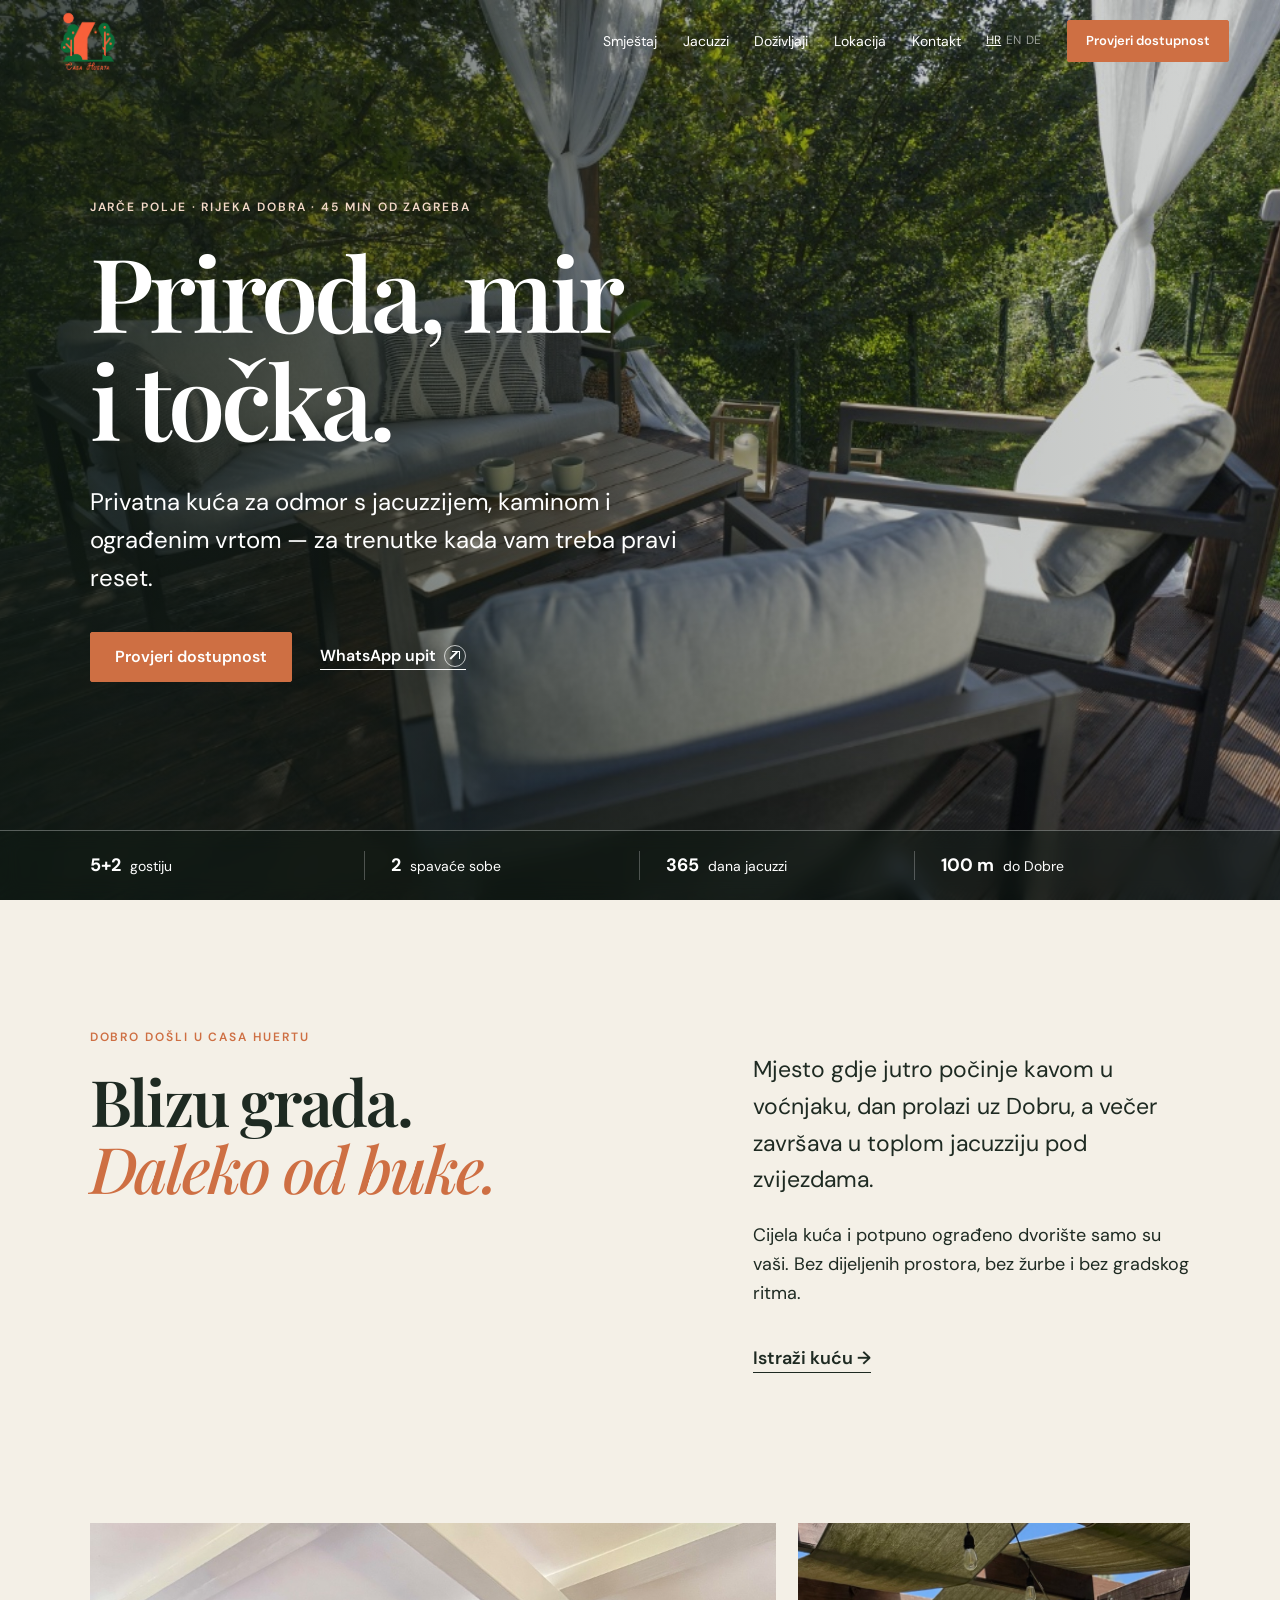
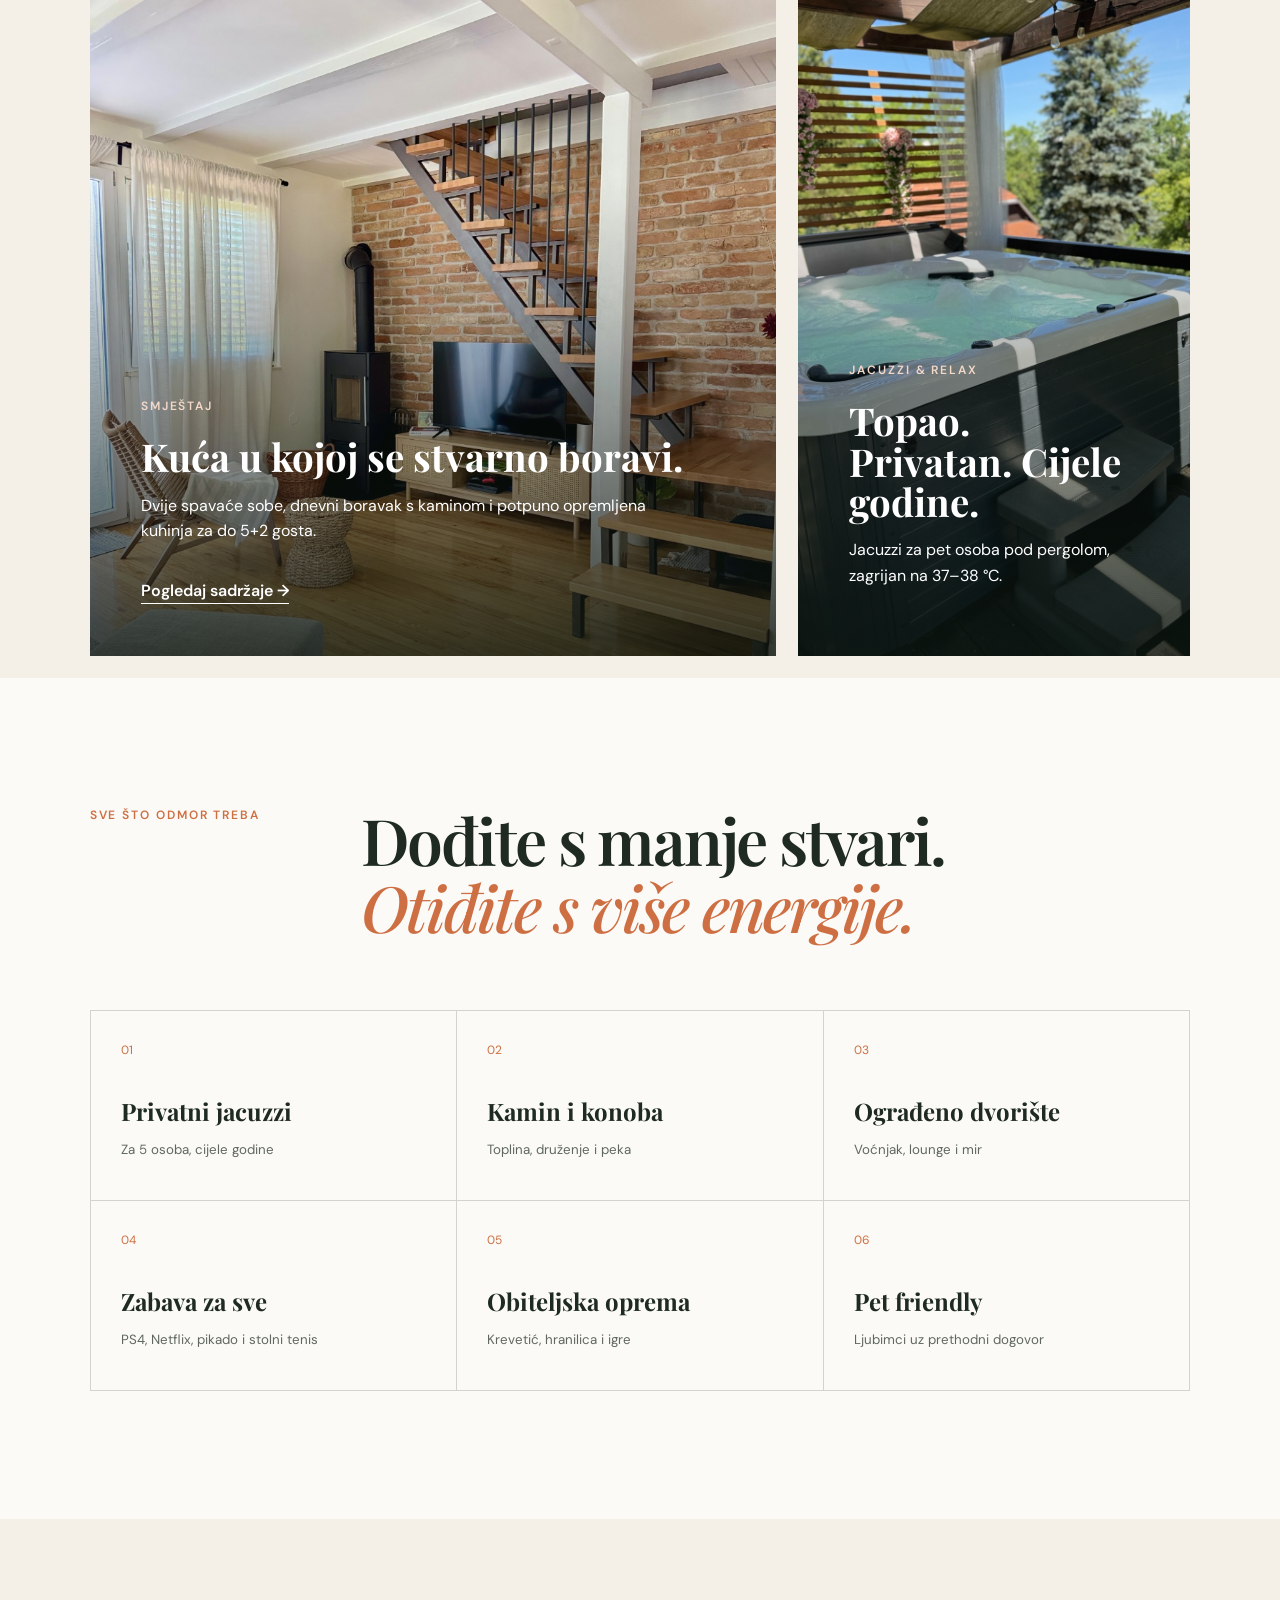
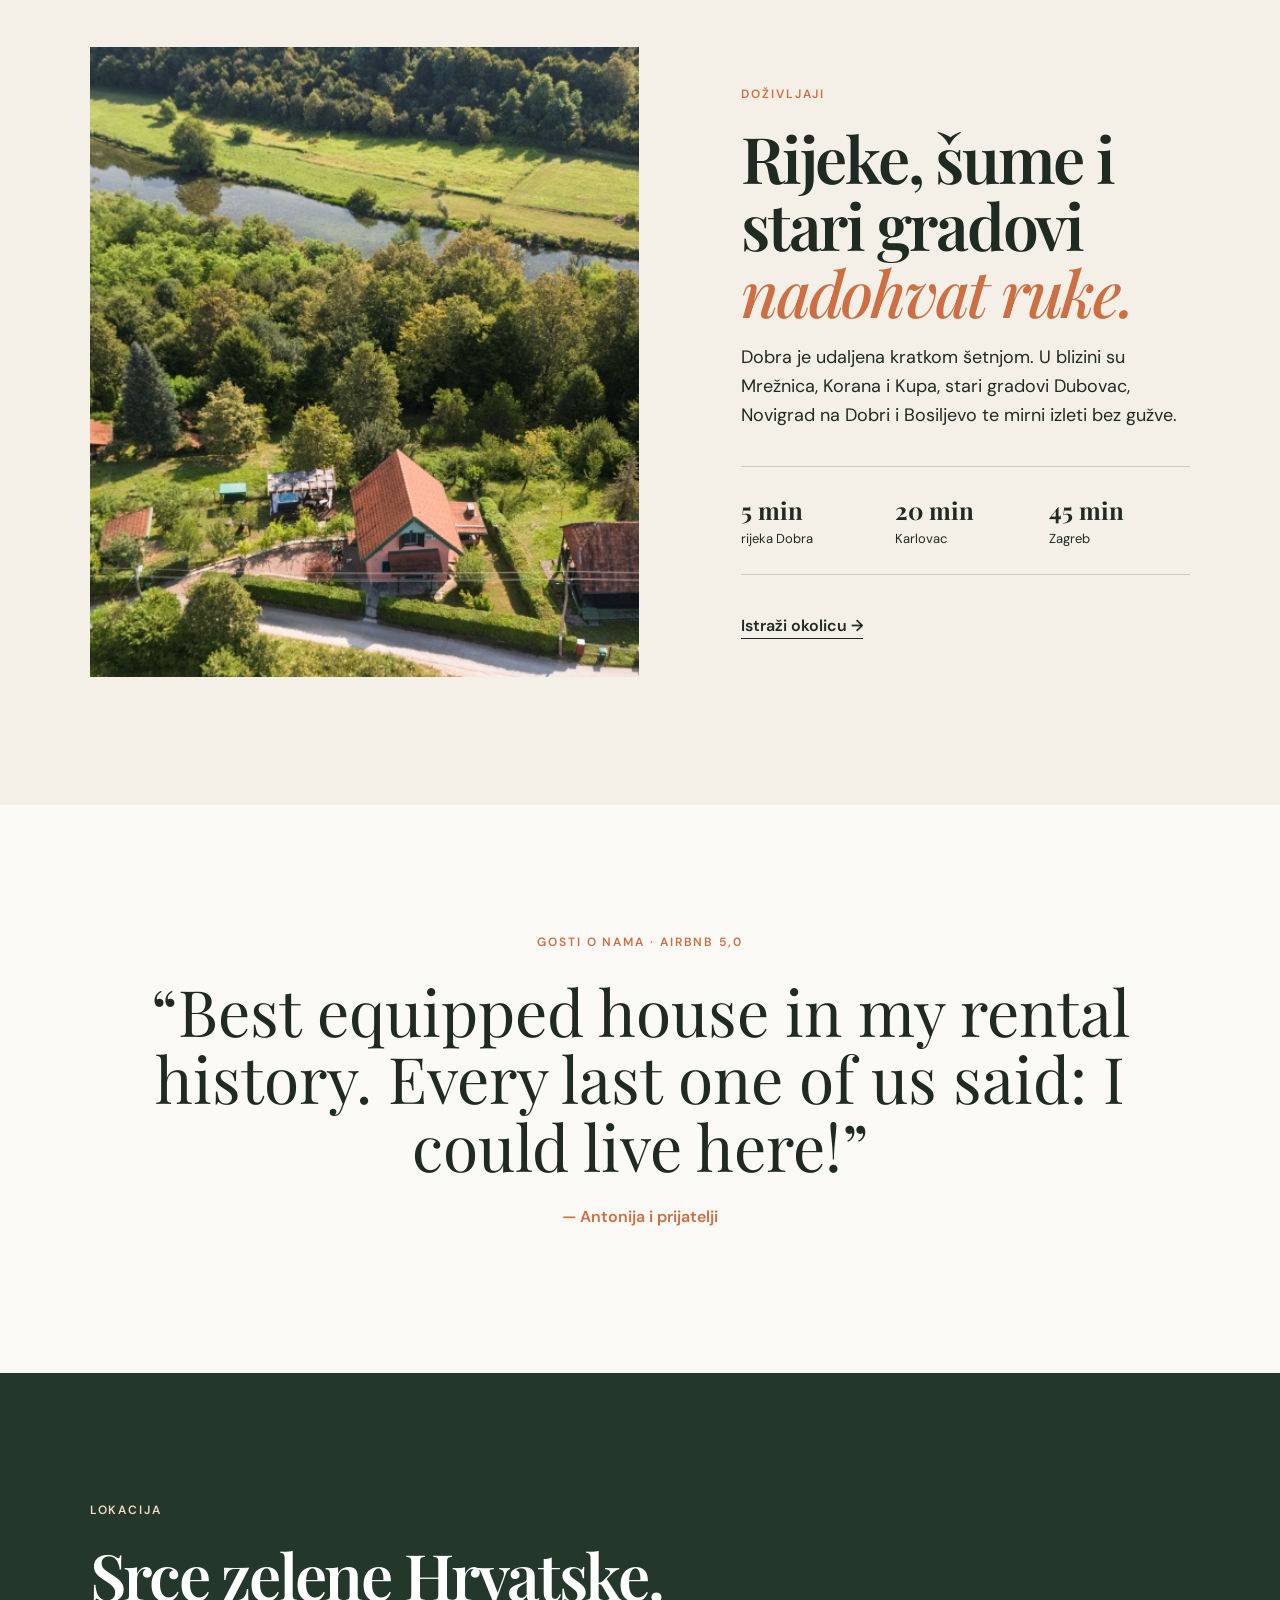
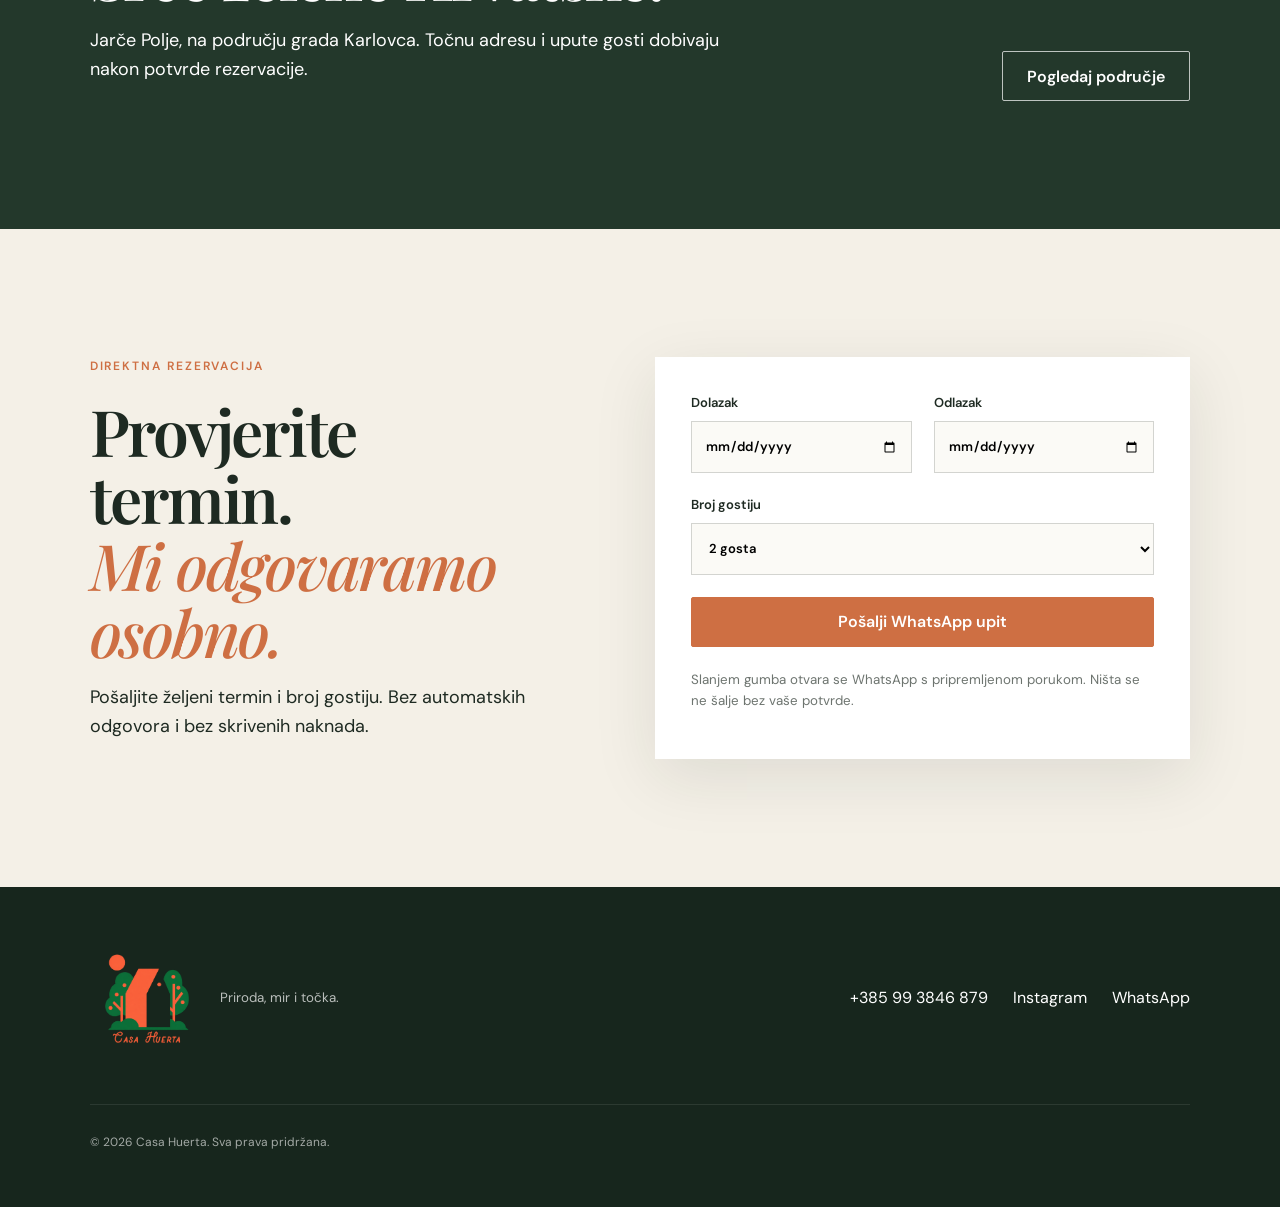
<file: index.html>
<!doctype html>
<html lang="hr">
  <head>
    <meta charset="UTF-8" />
    <meta name="viewport" content="width=device-width, initial-scale=1.0" />
    <meta
      name="description"
      content="Casa Huerta je privatna kuća za odmor uz rijeku Dobru, s jacuzzijem, kaminom i ograđenim vrtom, samo 45 minuta od Zagreba."
    />
    <title>Casa Huerta | Kuća za odmor uz rijeku Dobru</title>
    <link rel="icon" type="image/png" href="assets/images/logo.png?v=4" />
    <link rel="preconnect" href="https://fonts.googleapis.com" />
    <link rel="preconnect" href="https://fonts.gstatic.com" crossorigin />
    <link
      href="https://fonts.googleapis.com/css2?family=DM+Sans:wght@400;500;600&family=Playfair+Display:ital,wght@0,600;1,500&display=swap"
      rel="stylesheet"
    />
    <link rel="stylesheet" href="styles.css?v=5" />
  </head>
  <body>
    <header class="site-header" data-header>
      <a class="brand" href="#top" aria-label="Casa Huerta — početna">
        <img class="brand-logo" src="assets/images/logo.png?v=4" alt="Casa Huerta" />
      </a>

      <button class="menu-button" type="button" aria-expanded="false" aria-controls="main-nav" data-menu-button>
        <span></span><span></span><span></span>
        <span class="sr-only">Otvori izbornik</span>
      </button>

      <nav class="main-nav" id="main-nav" data-nav>
        <a href="smjestaj/">Smještaj</a>
        <a href="jacuzzi/">Jacuzzi</a>
        <a href="dozivljaji/">Doživljaji</a>
        <a href="lokacija/">Lokacija</a>
        <a href="kontakt/">Kontakt</a>
        <div class="languages" aria-label="Odabir jezika">
          <button class="active" type="button">HR</button>
          <button type="button" title="Engleska verzija u pripremi">EN</button>
          <button type="button" title="Njemačka verzija u pripremi">DE</button>
        </div>
        <a class="button button-small" href="rezervacija/">Provjeri dostupnost</a>
      </nav>
    </header>

    <main id="top">
      <section class="hero">
        <div class="hero-overlay"></div>
        <div class="hero-content">
          <p class="eyebrow light">Jarče Polje · rijeka Dobra · 45 min od Zagreba</p>
          <h1>Priroda, mir<br />i točka.</h1>
          <p class="hero-lead">
            Privatna kuća za odmor s jacuzzijem, kaminom i ograđenim vrtom — za trenutke kada vam treba pravi reset.
          </p>
          <div class="hero-actions">
            <a class="button" href="rezervacija/">Provjeri dostupnost</a>
            <a class="text-link light-link premium-link" href="https://wa.me/385993846879" target="_blank" rel="noreferrer">
              WhatsApp upit <span class="premium-link-icon" aria-hidden="true"></span>
            </a>
          </div>
        </div>
        <div class="quick-facts" aria-label="Osnovne informacije">
          <span><strong>5+2</strong> gostiju</span>
          <span><strong>2</strong> spavaće sobe</span>
          <span><strong>365</strong> dana jacuzzi</span>
          <span><strong>100 m</strong> do Dobre</span>
        </div>
      </section>

      <section class="intro section">
        <div>
          <p class="eyebrow">Dobro došli u Casa Huertu</p>
          <h2>Blizu grada.<br /><em>Daleko od buke.</em></h2>
        </div>
        <div class="intro-copy">
          <p>
            Mjesto gdje jutro počinje kavom u voćnjaku, dan prolazi uz Dobru, a večer završava u toplom jacuzziju pod zvijezdama.
          </p>
          <p>
            Cijela kuća i potpuno ograđeno dvorište samo su vaši. Bez dijeljenih prostora, bez žurbe i bez gradskog ritma.
          </p>
          <a class="text-link" href="smjestaj/">Istraži kuću →</a>
        </div>
      </section>

      <section class="feature-grid section" id="smjestaj">
        <article class="feature-card feature-card-large">
          <img
            src="assets/images/living-room.jpg"
            alt="Topao dnevni boravak Casa Huerte s kaminom"
          />
          <div class="feature-card-copy">
            <p class="eyebrow light">Smještaj</p>
            <h3>Kuća u kojoj se stvarno boravi.</h3>
            <p>Dvije spavaće sobe, dnevni boravak s kaminom i potpuno opremljena kuhinja za do 5+2 gosta.</p>
            <a class="text-link light-link" href="smjestaj/">Pogledaj sadržaje →</a>
          </div>
        </article>

        <article class="feature-card" id="jacuzzi">
          <img
            src="assets/images/jacuzzi-lounge-v2.jpg"
            alt="Privatni zagrijani jacuzzi u Casa Huerti"
          />
          <div class="feature-card-copy">
            <p class="eyebrow light">Jacuzzi & relax</p>
            <h3>Topao. Privatan. Cijele godine.</h3>
            <p>Jacuzzi za pet osoba pod pergolom, zagrijan na 37–38 °C.</p>
          </div>
        </article>
      </section>

      <section class="amenities section" id="sadrzaji">
        <div class="section-heading">
          <p class="eyebrow">Sve što odmor treba</p>
          <h2>Dođite s manje stvari.<br /><em>Otiđite s više energije.</em></h2>
        </div>
        <div class="amenity-list">
          <div><span>01</span><strong>Privatni jacuzzi</strong><small>Za 5 osoba, cijele godine</small></div>
          <div><span>02</span><strong>Kamin i konoba</strong><small>Toplina, druženje i peka</small></div>
          <div><span>03</span><strong>Ograđeno dvorište</strong><small>Voćnjak, lounge i mir</small></div>
          <div><span>04</span><strong>Zabava za sve</strong><small>PS4, Netflix, pikado i stolni tenis</small></div>
          <div><span>05</span><strong>Obiteljska oprema</strong><small>Krevetić, hranilica i igre</small></div>
          <div><span>06</span><strong>Pet friendly</strong><small>Ljubimci uz prethodni dogovor</small></div>
        </div>
      </section>

      <section class="experience section" id="dozivljaji">
        <div class="experience-image">
          <img
            src="assets/images/aerial-house.jpg"
            alt="Casa Huerta okružena zelenilom iz zraka"
          />
        </div>
        <div class="experience-copy">
          <p class="eyebrow">Doživljaji</p>
          <h2>Rijeke, šume i stari gradovi <em>nadohvat ruke.</em></h2>
          <p>
            Dobra je udaljena kratkom šetnjom. U blizini su Mrežnica, Korana i Kupa, stari gradovi Dubovac, Novigrad na Dobri i Bosiljevo te mirni izleti bez gužve.
          </p>
          <div class="mini-facts">
            <span><strong>5 min</strong> rijeka Dobra</span>
            <span><strong>20 min</strong> Karlovac</span>
            <span><strong>45 min</strong> Zagreb</span>
          </div>
          <a class="text-link" href="dozivljaji/">Istraži okolicu →</a>
        </div>
      </section>

      <section class="testimonial section">
        <p class="eyebrow">Gosti o nama · Airbnb 5,0</p>
        <blockquote>“Best equipped house in my rental history. Every last one of us said: I could live here!”</blockquote>
        <p class="quote-author">— Antonija i prijatelji</p>
      </section>

      <section class="location section" id="lokacija">
        <div>
          <p class="eyebrow light">Lokacija</p>
          <h2>Srce zelene Hrvatske.</h2>
          <p>Jarče Polje, na području grada Karlovca. Točnu adresu i upute gosti dobivaju nakon potvrde rezervacije.</p>
        </div>
        <a class="button button-outline-light" href="https://maps.google.com" target="_blank" rel="noreferrer">Pogledaj područje</a>
      </section>

      <section class="booking section" id="rezervacija">
        <div class="booking-copy">
          <p class="eyebrow">Direktna rezervacija</p>
          <h2>Provjerite termin.<br /><em>Mi odgovaramo osobno.</em></h2>
          <p>Pošaljite željeni termin i broj gostiju. Bez automatskih odgovora i bez skrivenih naknada.</p>
        </div>
        <form class="booking-form" data-booking-form>
          <label>
            Dolazak
            <input type="date" name="arrival" required />
          </label>
          <label>
            Odlazak
            <input type="date" name="departure" required />
          </label>
          <label>
            Broj gostiju
            <select name="guests" required>
              <option value="2">2 gosta</option>
              <option value="3">3 gosta</option>
              <option value="4">4 gosta</option>
              <option value="5">5 gostiju</option>
              <option value="6">6 gostiju</option>
              <option value="7">7 gostiju</option>
            </select>
          </label>
          <button class="button" type="submit">Pošalji WhatsApp upit</button>
          <small>Slanjem gumba otvara se WhatsApp s pripremljenom porukom. Ništa se ne šalje bez vaše potvrde.</small>
        </form>
      </section>
    </main>

    <footer id="kontakt">
      <div class="footer-brand">
        <img class="footer-logo" src="assets/images/logo.png?v=4" alt="Casa Huerta" />
        <small>Priroda, mir i točka.</small>
      </div>
      <div class="footer-links">
        <a href="tel:+385993846879">+385 99 3846 879</a>
        <a href="https://www.instagram.com/casahuertakarlovac" target="_blank" rel="noreferrer">Instagram</a>
        <a href="https://wa.me/385993846879" target="_blank" rel="noreferrer">WhatsApp</a>
      </div>
      <p>© <span data-year></span> Casa Huerta. Sva prava pridržana.</p>
    </footer>

    <script src="script.js?v=4"></script>
  </body>
</html>
</file>
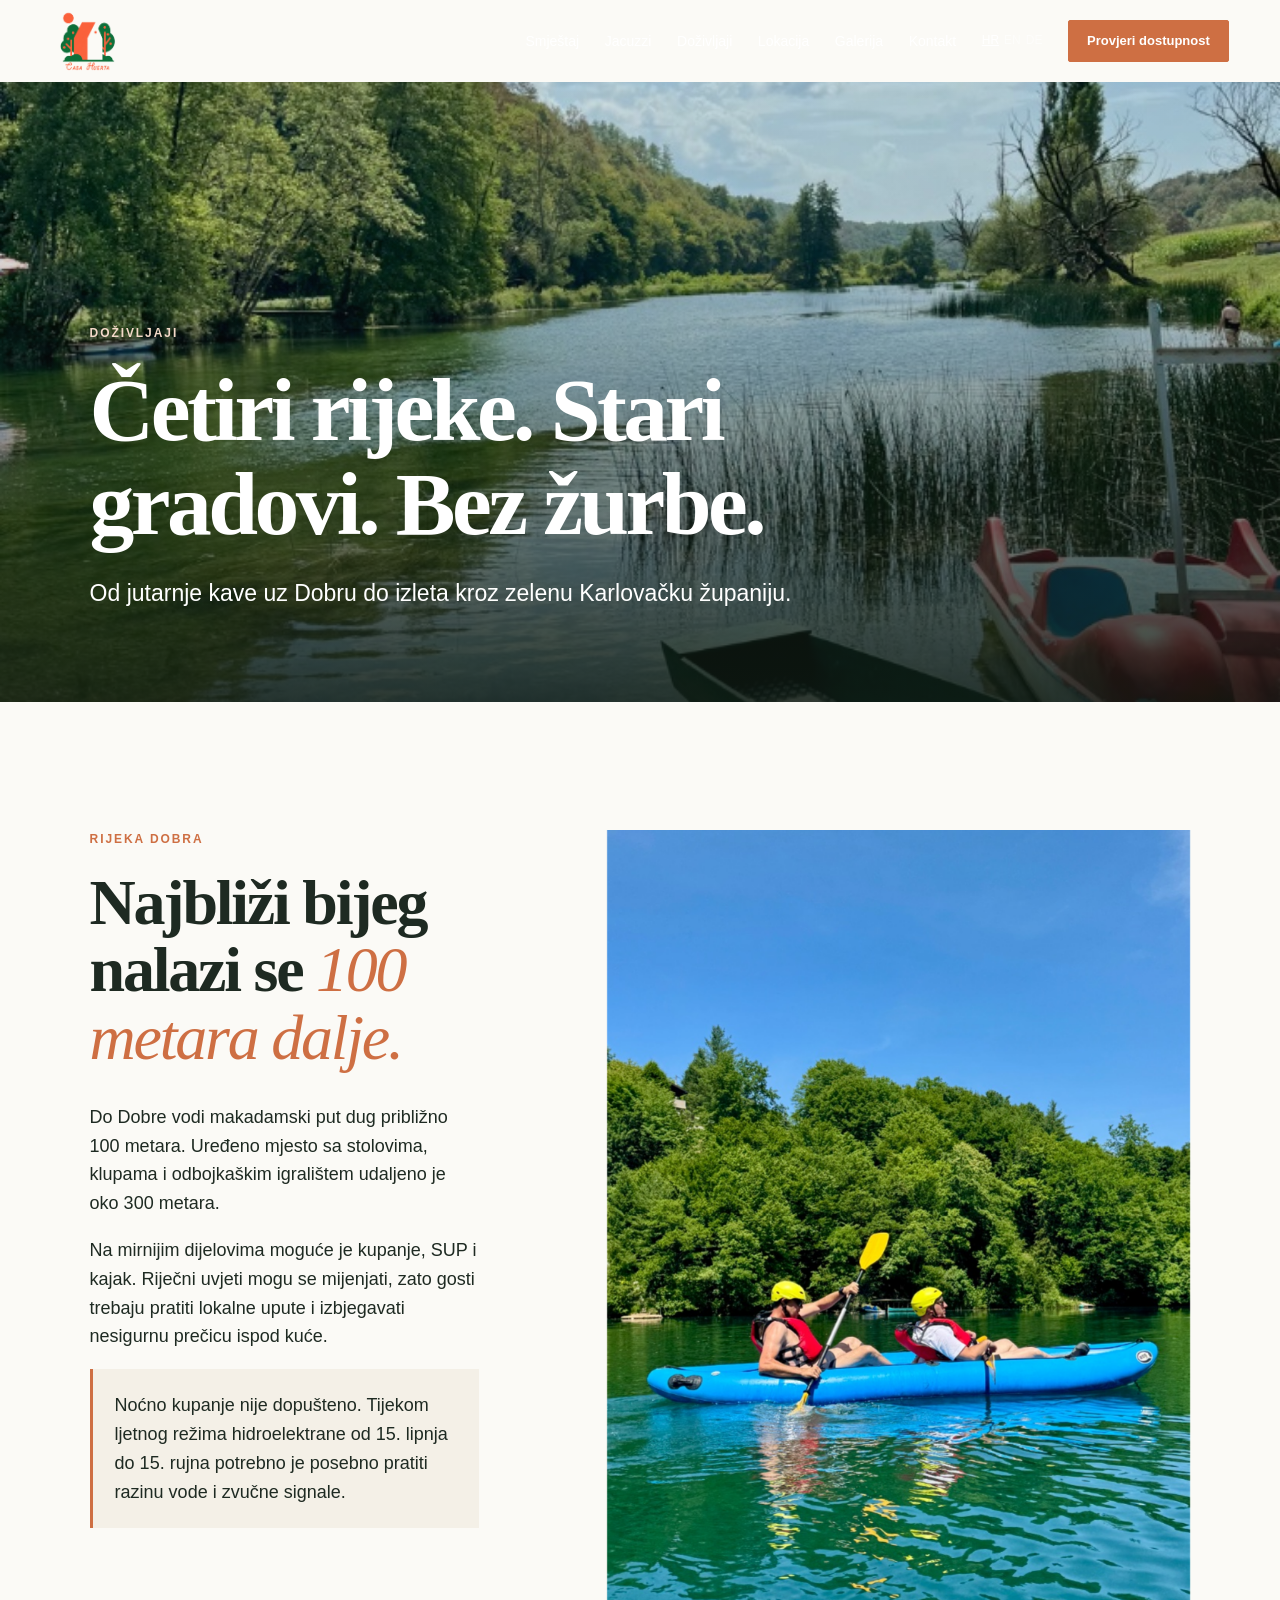
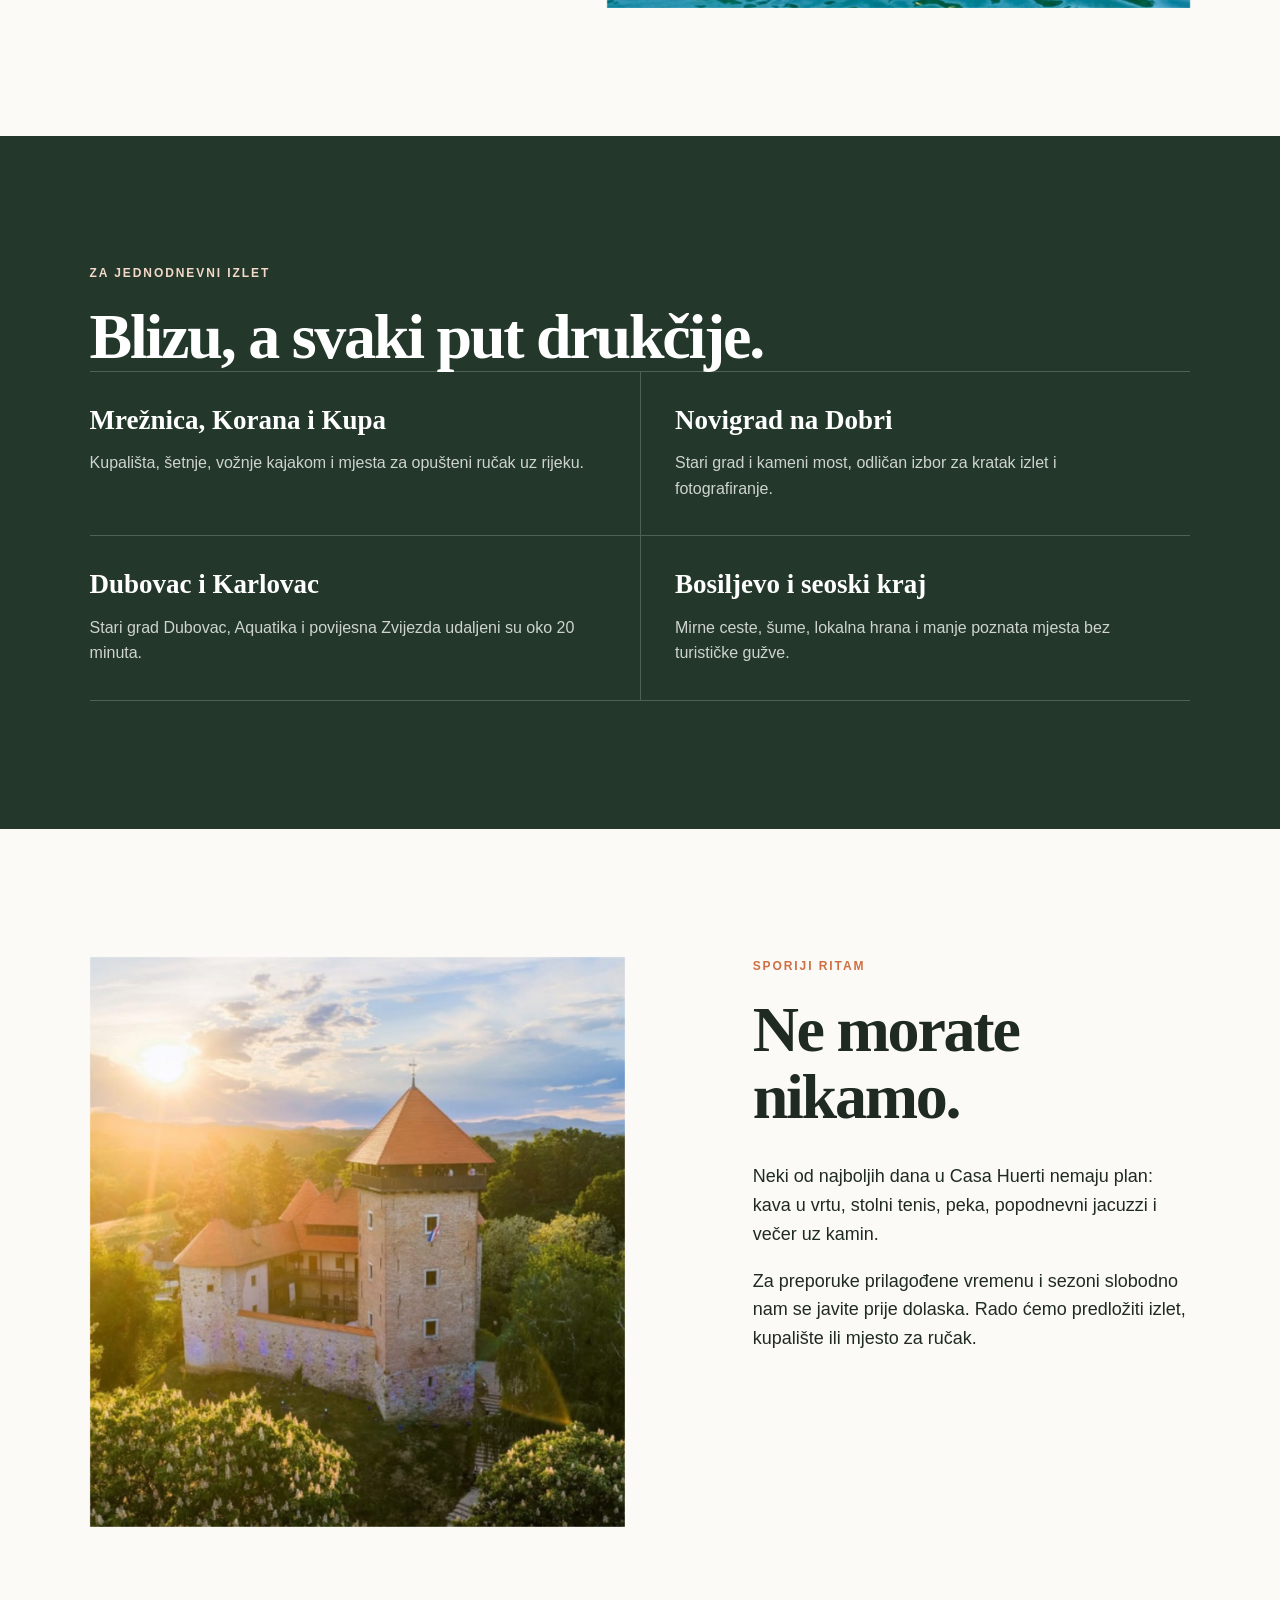
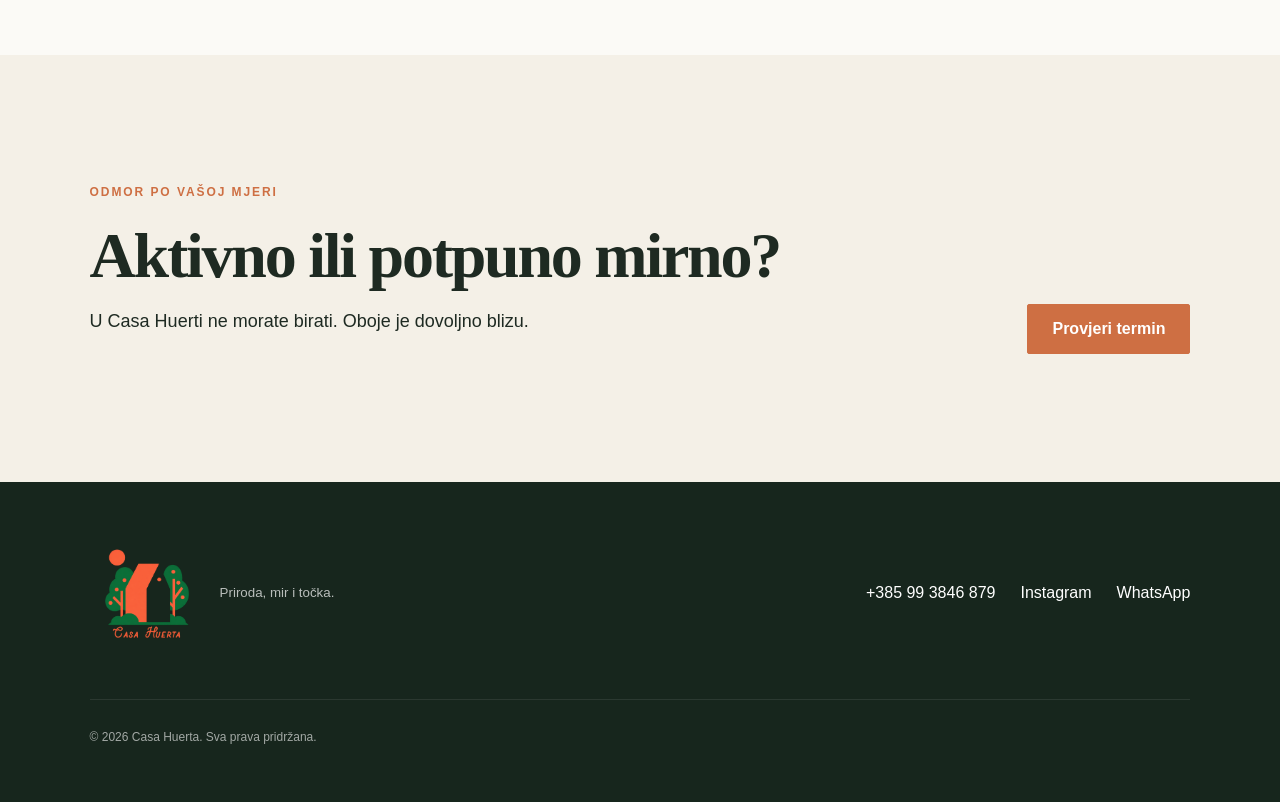
<file: dozivljaji/index.html>
<!doctype html><html lang="hr"><head><meta charset="UTF-8"><meta name="viewport" content="width=device-width,initial-scale=1"><meta name="description" content="Istražite Dobru, Mrežnicu, Koranu i Kupu, stare gradove i prirodu u okolici Casa Huerte kod Karlovca."><title>Doživljaji i okolica | Casa Huerta</title><link rel="stylesheet" href="../styles.css"></head>
<body><site-header></site-header><main class="inner-main">
  <section class="inner-hero"><img src="../assets/images/river-dobra.jpg" alt="Mirna rijeka Dobra u blizini Casa Huerte"><div class="inner-hero-content"><p class="eyebrow light">Doživljaji</p><h1>Četiri rijeke. Stari gradovi. Bez žurbe.</h1><p>Od jutarnje kave uz Dobru do izleta kroz zelenu Karlovačku županiju.</p></div></section>
  <section class="section content-split"><div class="content-copy"><p class="eyebrow">Rijeka Dobra</p><h2>Najbliži bijeg nalazi se <em>100 metara dalje.</em></h2><p>Do Dobre vodi makadamski put dug približno 100 metara. Uređeno mjesto sa stolovima, klupama i odbojkaškim igralištem udaljeno je oko 300 metara.</p><p>Na mirnijim dijelovima moguće je kupanje, SUP i kajak. Riječni uvjeti mogu se mijenjati, zato gosti trebaju pratiti lokalne upute i izbjegavati nesigurnu prečicu ispod kuće.</p><p class="policy-note">Noćno kupanje nije dopušteno. Tijekom ljetnog režima hidroelektrane od 15. lipnja do 15. rujna potrebno je posebno pratiti razinu vode i zvučne signale.</p></div><div class="content-image"><img src="../assets/images/kayak.jpg" alt="Kajak na rijeci u Karlovačkoj županiji"></div></section>
  <section class="section dark-section"><p class="eyebrow">Za jednodnevni izlet</p><h2>Blizu, a svaki put drukčije.</h2><div class="feature-list"><article><h3>Mrežnica, Korana i Kupa</h3><p>Kupališta, šetnje, vožnje kajakom i mjesta za opušteni ručak uz rijeku.</p></article><article><h3>Novigrad na Dobri</h3><p>Stari grad i kameni most, odličan izbor za kratak izlet i fotografiranje.</p></article><article><h3>Dubovac i Karlovac</h3><p>Stari grad Dubovac, Aquatika i povijesna Zvijezda udaljeni su oko 20 minuta.</p></article><article><h3>Bosiljevo i seoski kraj</h3><p>Mirne ceste, šume, lokalna hrana i manje poznata mjesta bez turističke gužve.</p></article></div></section>
  <section class="section content-split reverse"><div class="content-image"><img src="../assets/images/castle.jpg" alt="Stari grad u zelenom krajoliku"></div><div class="content-copy"><p class="eyebrow">Sporiji ritam</p><h2>Ne morate nikamo.</h2><p>Neki od najboljih dana u Casa Huerti nemaju plan: kava u vrtu, stolni tenis, peka, popodnevni jacuzzi i večer uz kamin.</p><p>Za preporuke prilagođene vremenu i sezoni slobodno nam se javite prije dolaska. Rado ćemo predložiti izlet, kupalište ili mjesto za ručak.</p></div></section>
  <section class="section page-cta"><div><p class="eyebrow">Odmor po vašoj mjeri</p><h2>Aktivno ili potpuno mirno?</h2><p>U Casa Huerti ne morate birati. Oboje je dovoljno blizu.</p></div><a class="button" href="../rezervacija/">Provjeri termin</a></section>
</main><site-footer></site-footer><script src="../script.js?v=4"></script></body></html>
</file>
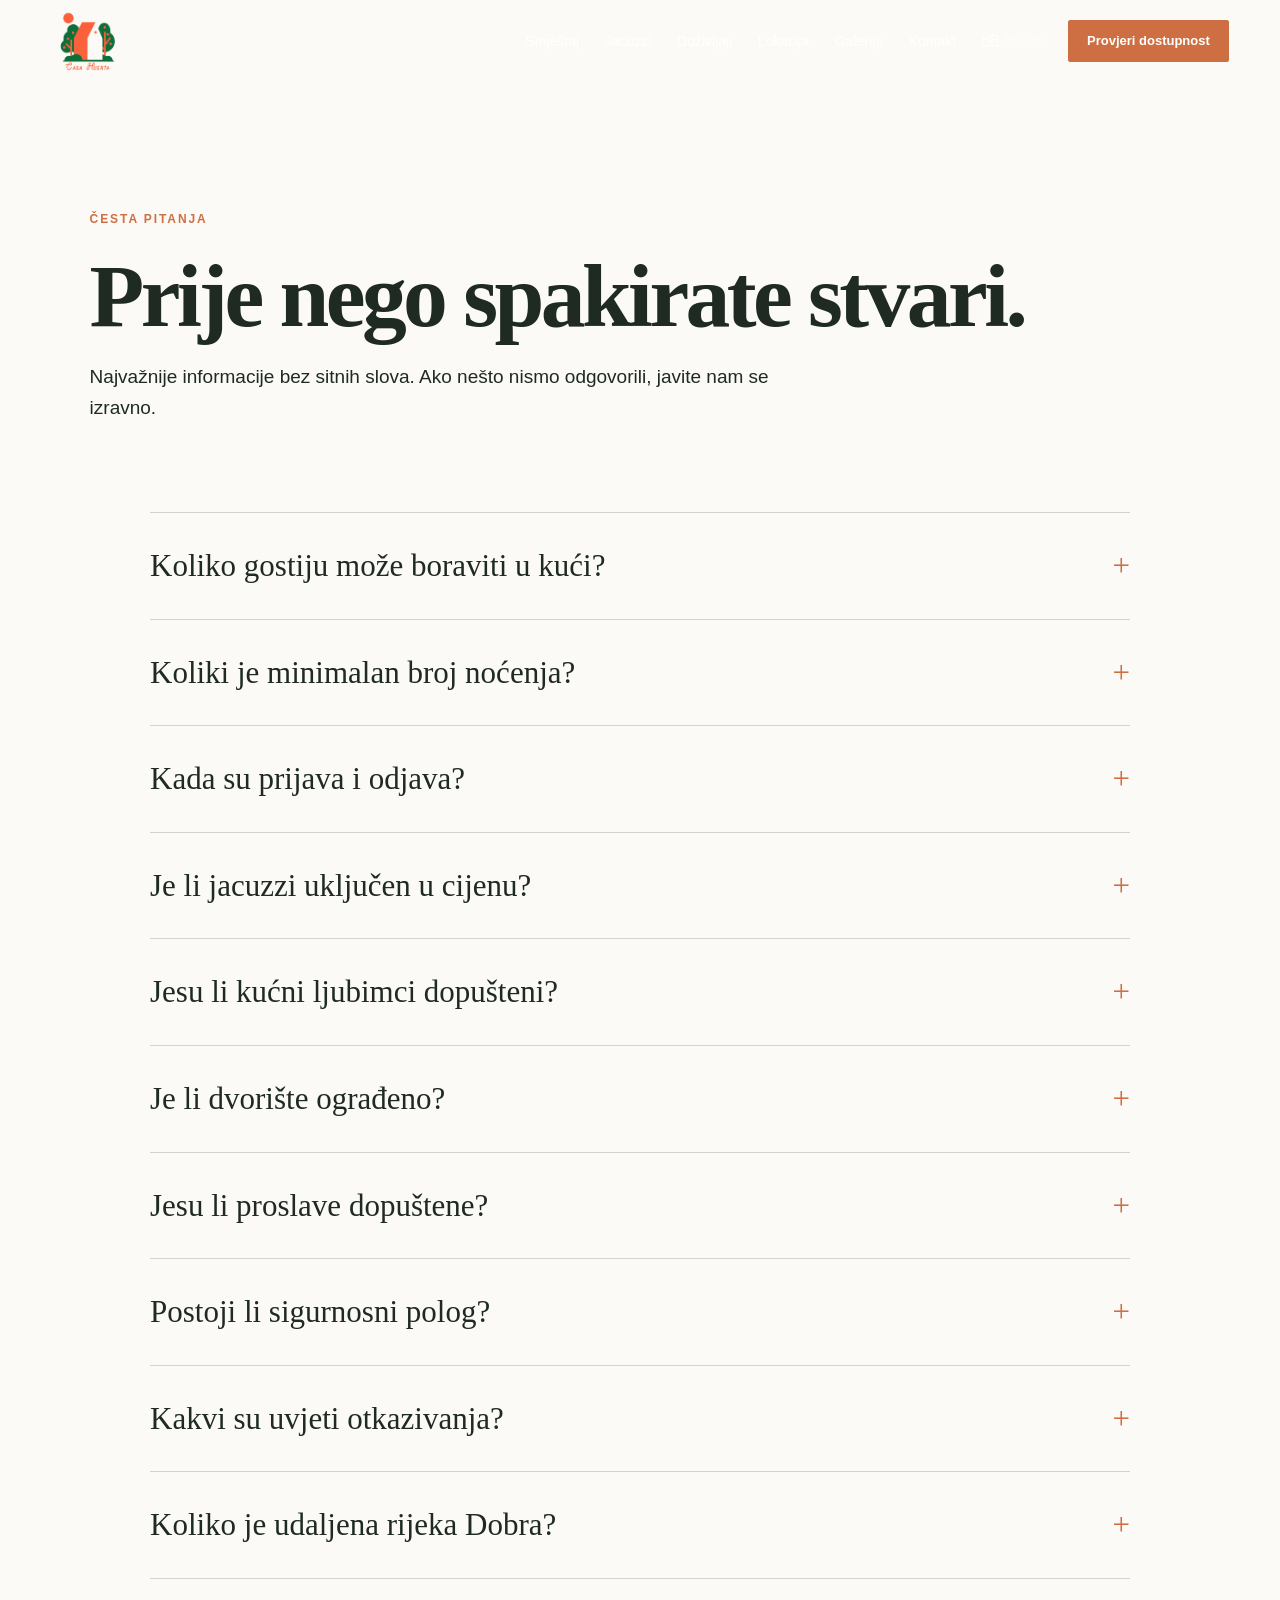
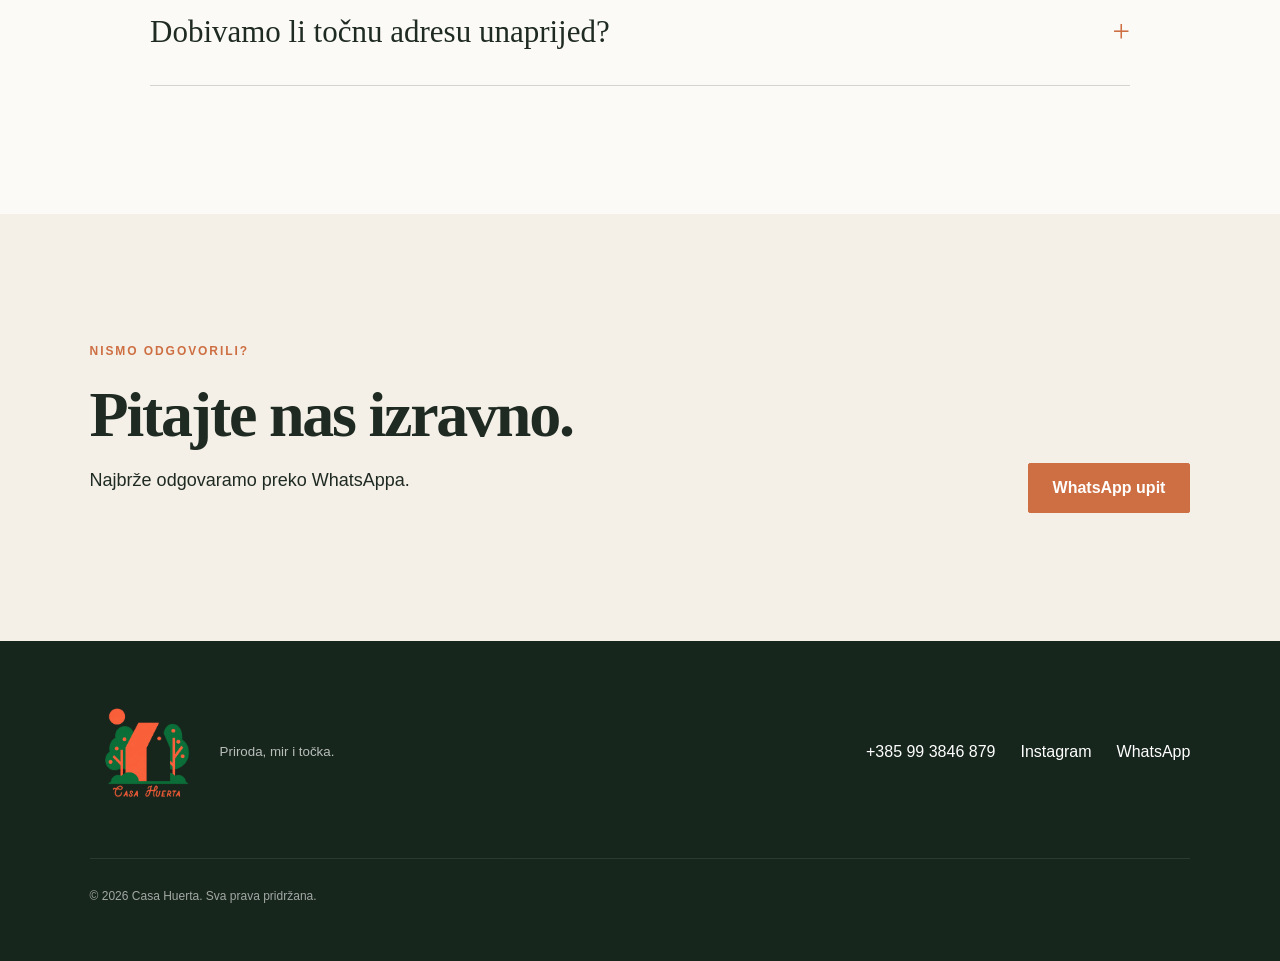
<file: faq/index.html>
<!doctype html><html lang="hr"><head><meta charset="UTF-8"><meta name="viewport" content="width=device-width,initial-scale=1"><meta name="description" content="Odgovori o dolasku, jacuzziju, ljubimcima, pravilima, pologu i boravku u Casa Huerti."><title>Česta pitanja | Casa Huerta</title><link rel="stylesheet" href="../styles.css"></head>
<body><site-header></site-header><main class="inner-main">
  <section class="section" style="padding-bottom:50px"><p class="eyebrow">Česta pitanja</p><h1 style="color:var(--ink);font-size:clamp(48px,7vw,96px)">Prije nego spakirate stvari.</h1><p style="max-width:720px;font-size:19px">Najvažnije informacije bez sitnih slova. Ako nešto nismo odgovorili, javite nam se izravno.</p></section>
  <section class="section" style="padding-top:20px"><div class="faq-list">
    <details><summary>Koliko gostiju može boraviti u kući?</summary><div>Kapacitet je 5+2 osobe. Velika soba ima dva bračna kreveta, mala soba jedan bračni krevet, a kauč u dnevnom boravku može primiti do dvije osobe.</div></details>
    <details><summary>Koliki je minimalan broj noćenja?</summary><div>Minimalan boravak je dvije noći. Za blagdane i pojedine termine može vrijediti dulji minimalni boravak, što navodimo u ponudi.</div></details>
    <details><summary>Kada su prijava i odjava?</summary><div>Check‑in je od 16:00, a check‑out do 10:00. Kasnija nedjeljna odjava ponekad je moguća do 17:00, ali samo uz prethodnu potvrdu.</div></details>
    <details><summary>Je li jacuzzi uključen u cijenu?</summary><div>Da. Privatni jacuzzi za pet osoba uključen je u boravak i dostupan cijele godine, zagrijan na približno 37–38 °C.</div></details>
    <details><summary>Jesu li kućni ljubimci dopušteni?</summary><div>Da, uz prethodni dogovor. Standardna naknada iznosi 15 € po noći. Prije potvrde javite nam vrstu i veličinu ljubimca.</div></details>
    <details><summary>Je li dvorište ograđeno?</summary><div>Da, dvorište je potpuno ograđeno. Kapiju je potrebno držati zatvorenom i zaključanom prema uputama domaćina.</div></details>
    <details><summary>Jesu li proslave dopuštene?</summary><div>Ne. Casa Huerta namijenjena je mirnom odmoru. Vrijeme noćnog mira traje od 23:00 do 7:00.</div></details>
    <details><summary>Postoji li sigurnosni polog?</summary><div>Da, polog za slučaj štete iznosi 300 €. Način uplate i povrata navodimo u ponudi prije potvrde rezervacije.</div></details>
    <details><summary>Kakvi su uvjeti otkazivanja?</summary><div>Uvjeti ovise o terminu i vrsti ponude. Točne uvjete otkazivanja uvijek navodimo pisanim putem prije nego što gost potvrdi i uplati rezervaciju.</div></details>
    <details><summary>Koliko je udaljena rijeka Dobra?</summary><div>Pristup rijeci udaljen je približno 100 metara makadamskim putem, a uređeno mjesto sa stolovima, klupama i odbojkaškim igralištem oko 300 metara.</div></details>
    <details><summary>Dobivamo li točnu adresu unaprijed?</summary><div>Da. Točnu adresu, GPS koordinate i upute za dolazak šaljemo nakon potvrde rezervacije.</div></details>
  </div></section>
  <section class="section page-cta"><div><p class="eyebrow">Nismo odgovorili?</p><h2>Pitajte nas izravno.</h2><p>Najbrže odgovaramo preko WhatsAppa.</p></div><a class="button" href="https://wa.me/385993846879" target="_blank" rel="noreferrer">WhatsApp upit</a></section>
</main><site-footer></site-footer><script src="../script.js?v=4"></script></body></html>
</file>
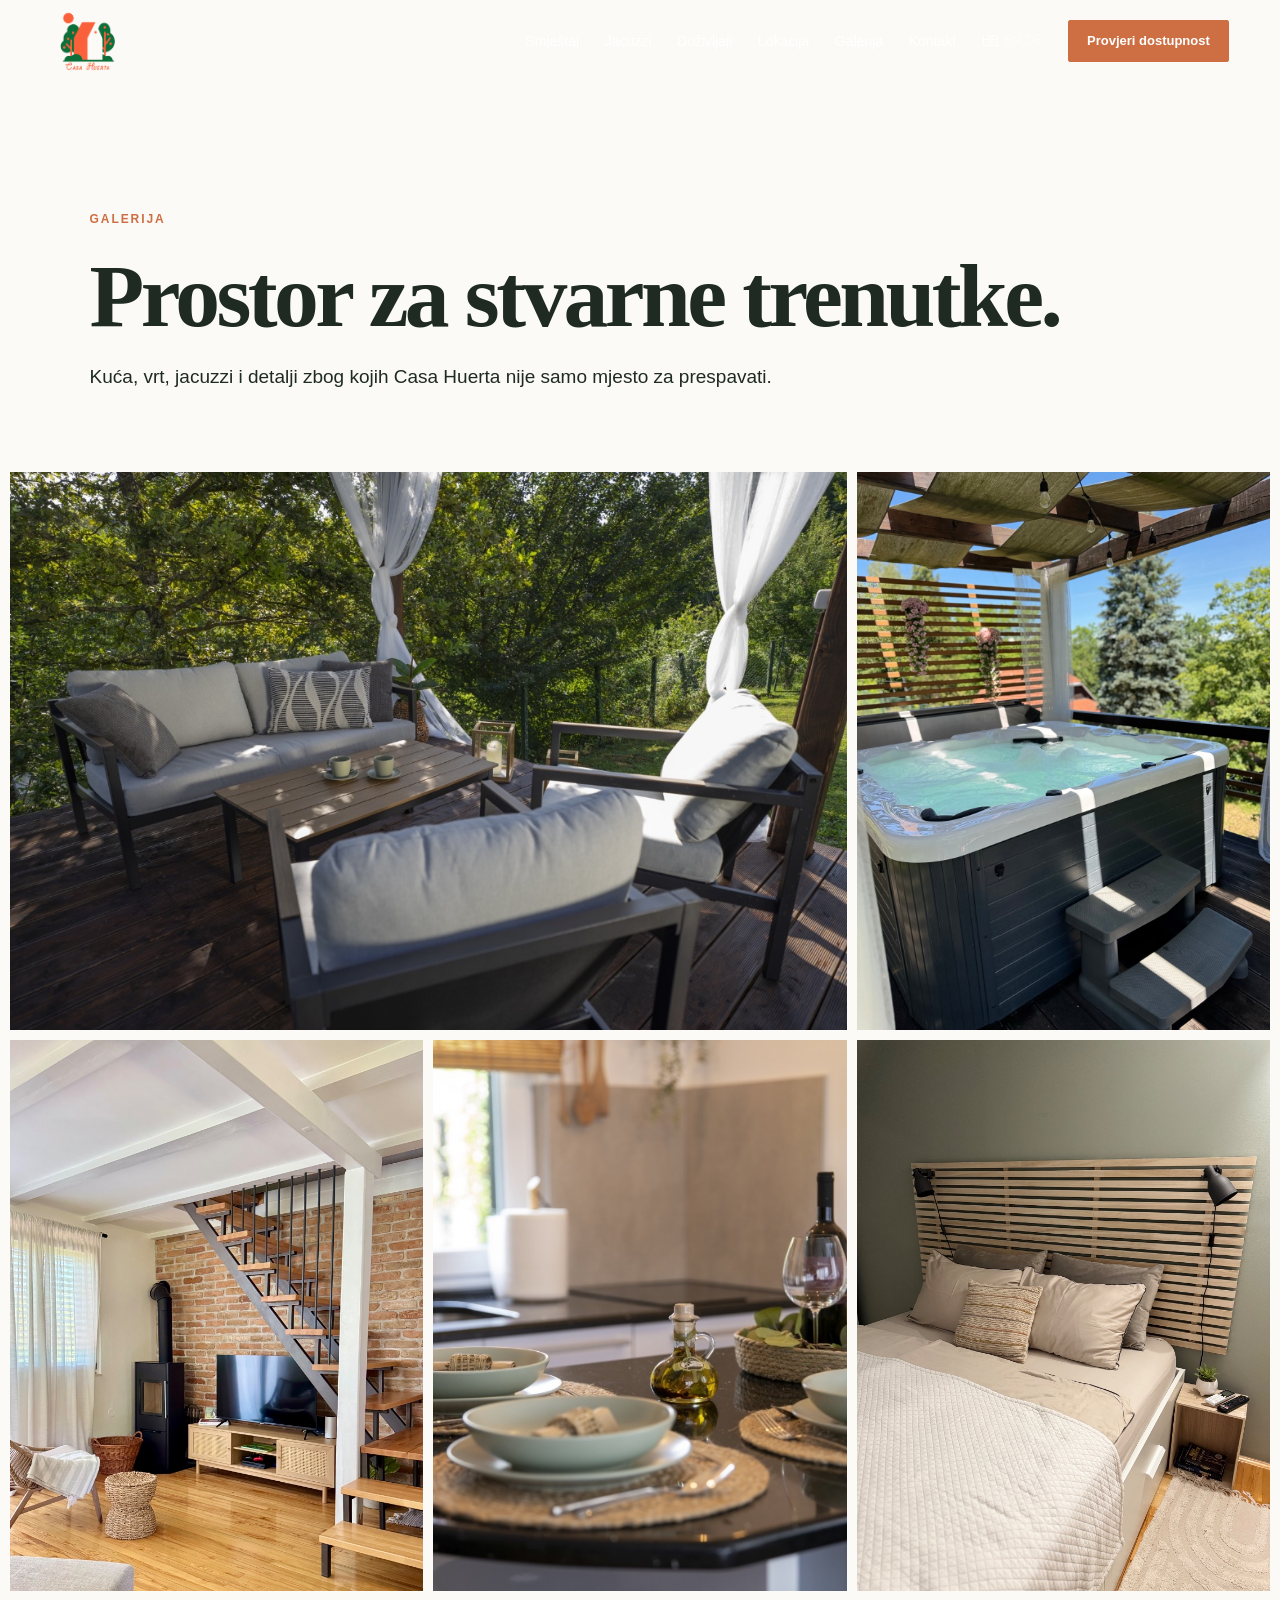
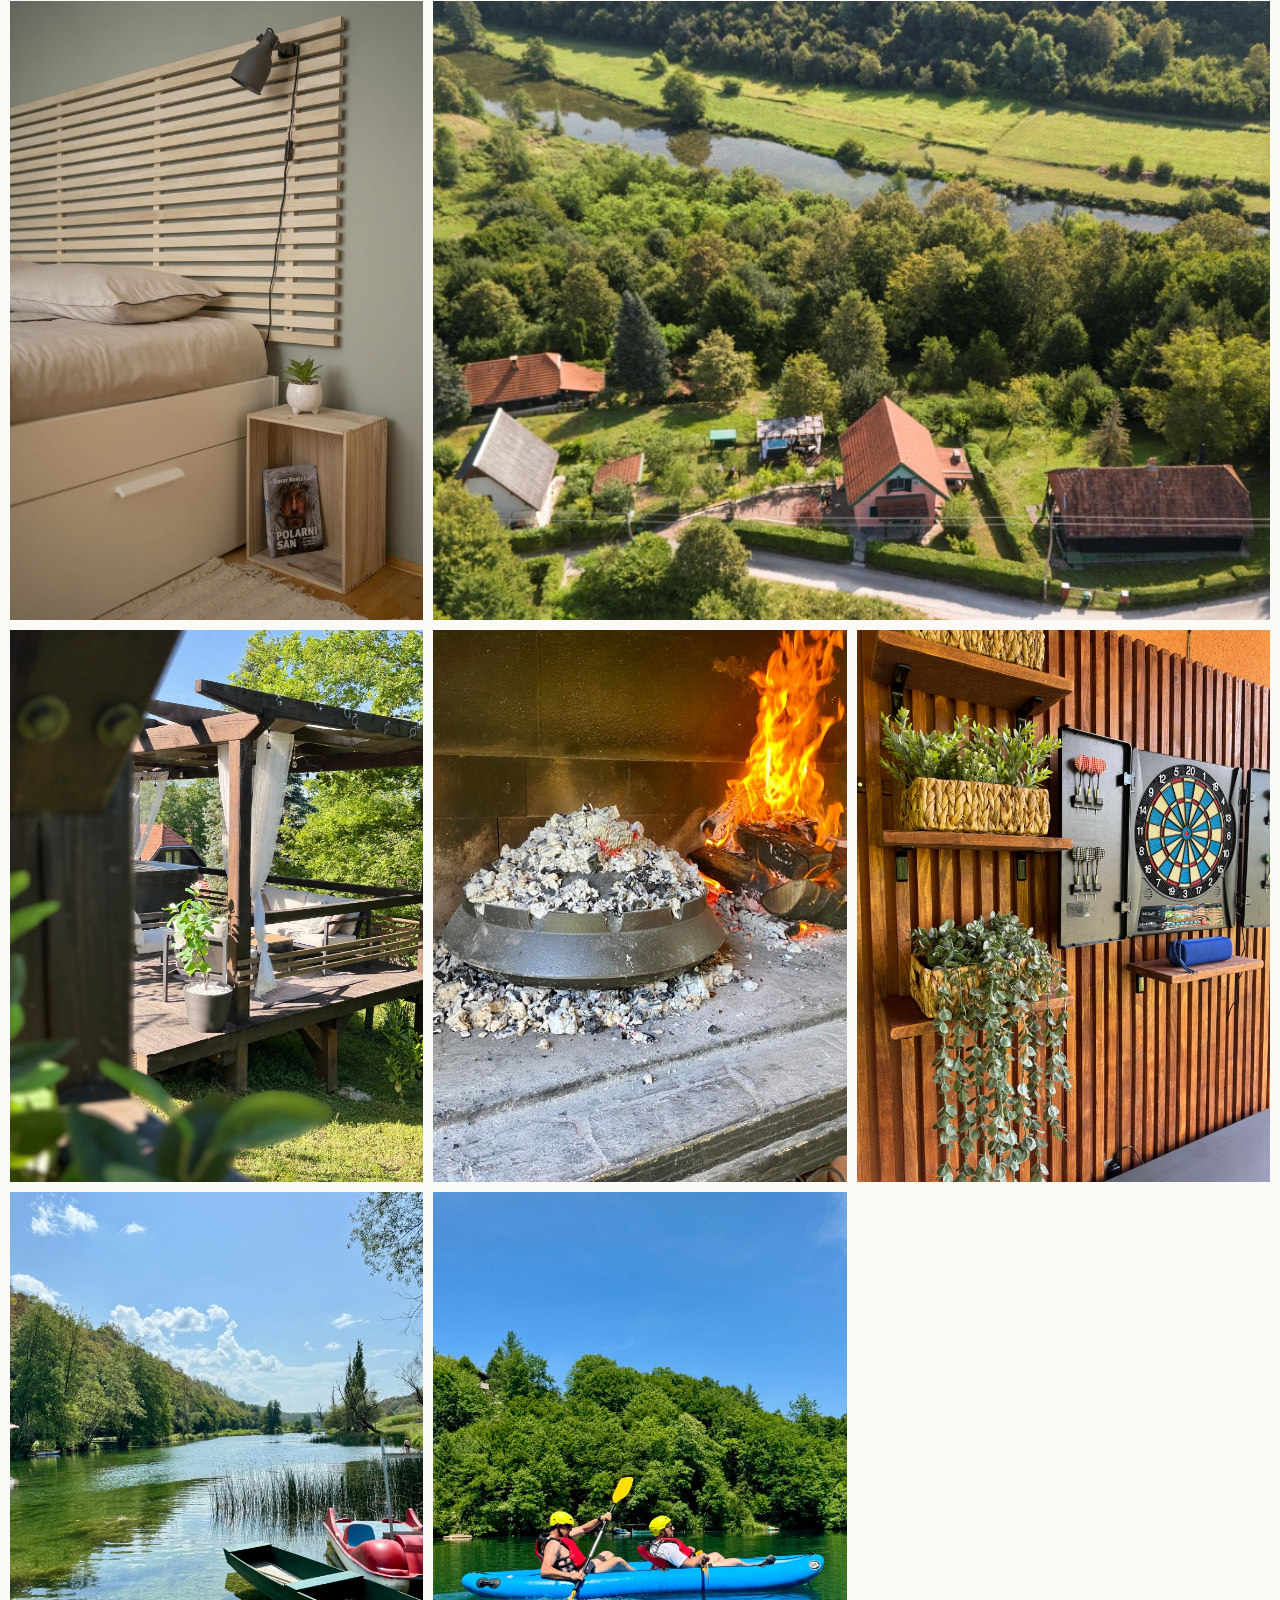
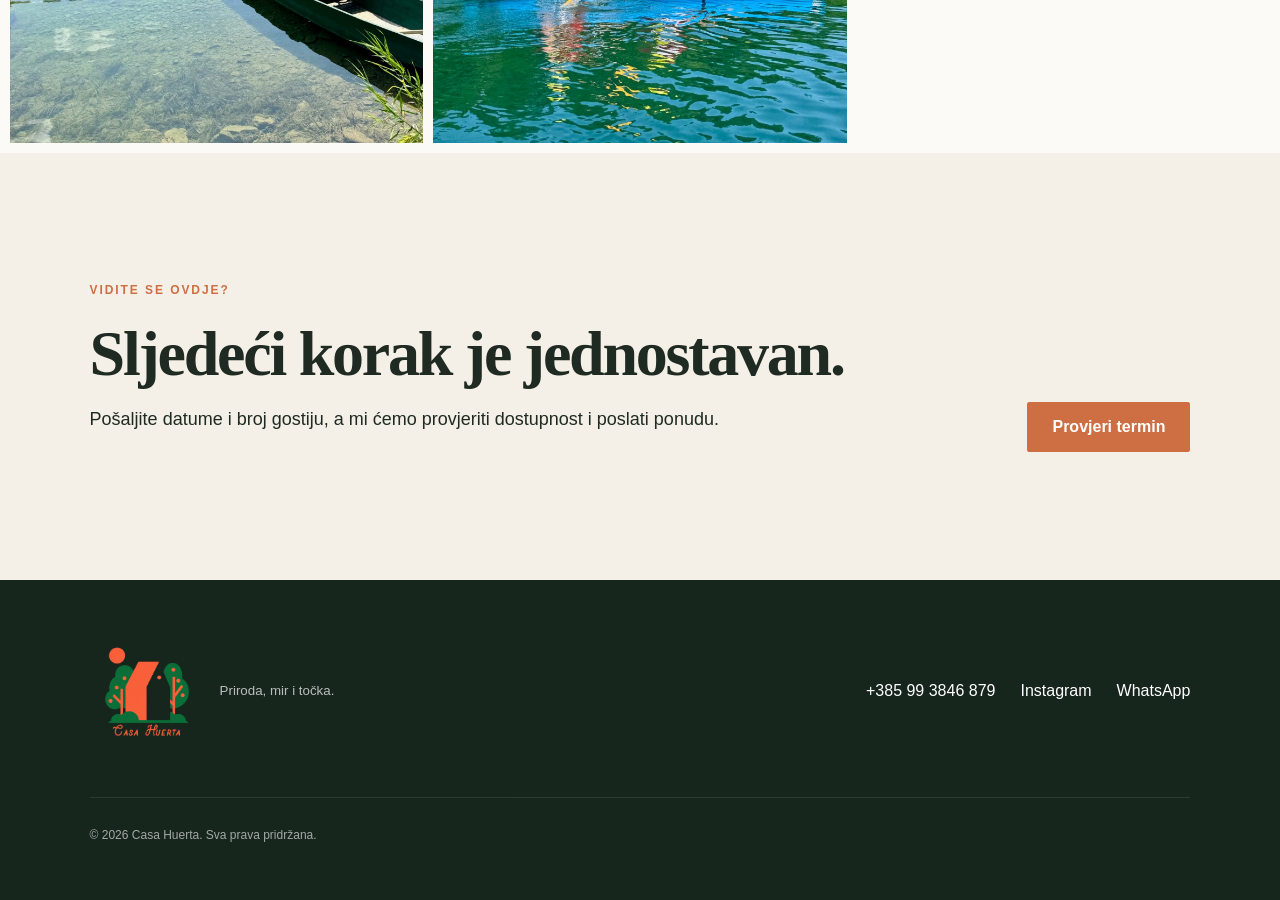
<file: galerija/index.html>
<!doctype html><html lang="hr"><head><meta charset="UTF-8"><meta name="viewport" content="width=device-width,initial-scale=1"><meta name="description" content="Pogledajte fotografije kuće, jacuzzija, vrta, spavaćih soba i okolice Casa Huerte."><title>Galerija | Casa Huerta</title><link rel="stylesheet" href="../styles.css"></head>
<body><site-header></site-header><main class="inner-main">
  <section class="section" style="padding-bottom:50px"><p class="eyebrow">Galerija</p><h1 style="color:var(--ink);font-size:clamp(48px,7vw,96px)">Prostor za stvarne trenutke.</h1><p style="max-width:720px;font-size:19px">Kuća, vrt, jacuzzi i detalji zbog kojih Casa Huerta nije samo mjesto za prespavati.</p></section>
  <section class="gallery-grid" aria-label="Fotografije Casa Huerte">
    <figure><img src="../assets/images/hero-terrace.jpg" alt="Lounge terasa okružena zelenilom" loading="lazy"></figure>
    <figure><img src="../assets/images/jacuzzi-lounge-v2.jpg" alt="Privatni jacuzzi i lounge" loading="lazy"></figure>
    <figure><img src="../assets/images/living-room.jpg" alt="Dnevni boravak s kaminom" loading="lazy"></figure>
    <figure><img src="../assets/images/kitchen-table.jpg" alt="Opremljena kuhinja i blagovaonica" loading="lazy"></figure>
    <figure><img src="../assets/images/bedroom-main.jpg" alt="Glavna spavaća soba" loading="lazy"></figure>
    <figure><img src="../assets/images/bedroom-second.jpg" alt="Druga spavaća soba" loading="lazy"></figure>
    <figure><img src="../assets/images/aerial-house.jpg" alt="Casa Huerta iz zraka" loading="lazy"></figure>
    <figure><img src="../assets/images/outdoor-lounge.jpg" alt="Vanjski lounge prostor" loading="lazy"></figure>
    <figure><img src="../assets/images/peka.jpg" alt="Priprema hrane ispod peke" loading="lazy"></figure>
    <figure><img src="../assets/images/darts.jpg" alt="Pikado u vanjskom prostoru" loading="lazy"></figure>
    <figure><img src="../assets/images/river-dobra.jpg" alt="Rijeka Dobra u blizini" loading="lazy"></figure>
    <figure><img src="../assets/images/kayak.jpg" alt="Kajak na rijeci" loading="lazy"></figure>
  </section>
  <section class="section page-cta"><div><p class="eyebrow">Vidite se ovdje?</p><h2>Sljedeći korak je jednostavan.</h2><p>Pošaljite datume i broj gostiju, a mi ćemo provjeriti dostupnost i poslati ponudu.</p></div><a class="button" href="../rezervacija/">Provjeri termin</a></section>
</main><site-footer></site-footer><script src="../script.js?v=4"></script></body></html>
</file>
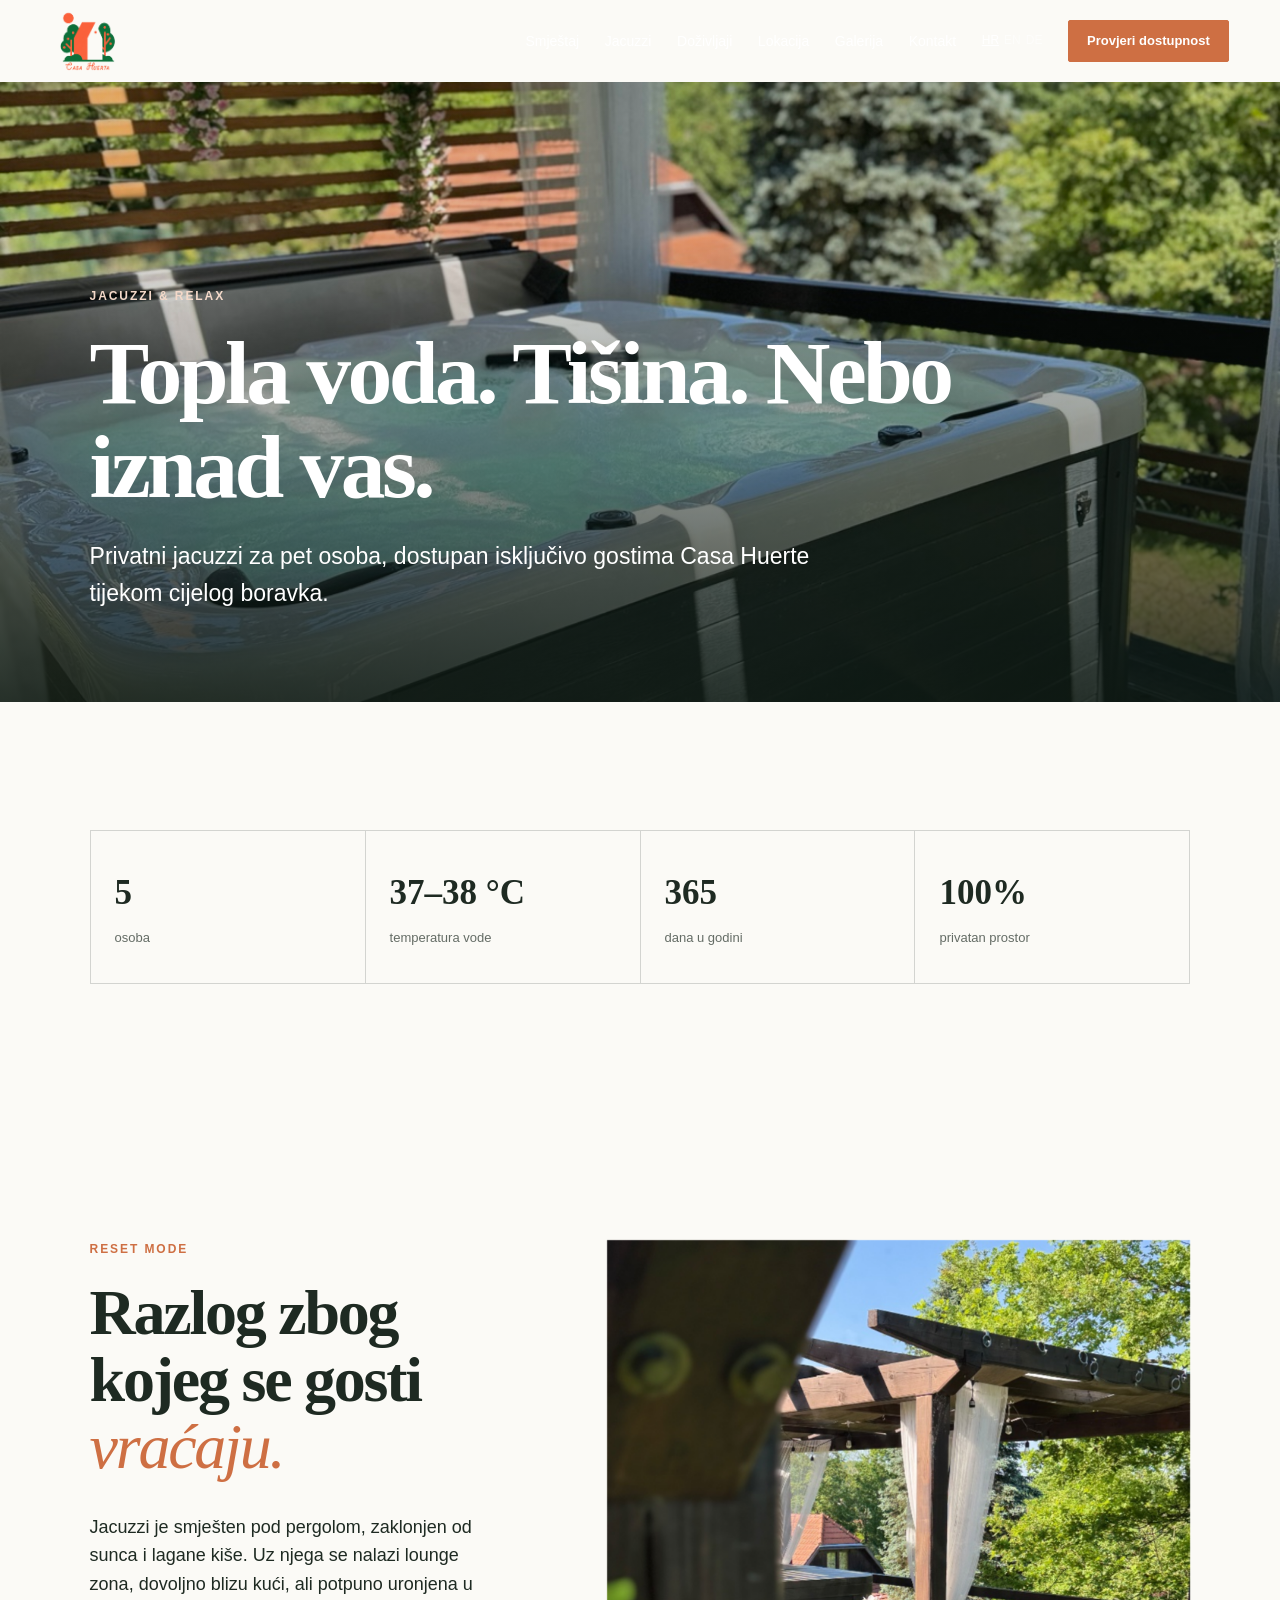
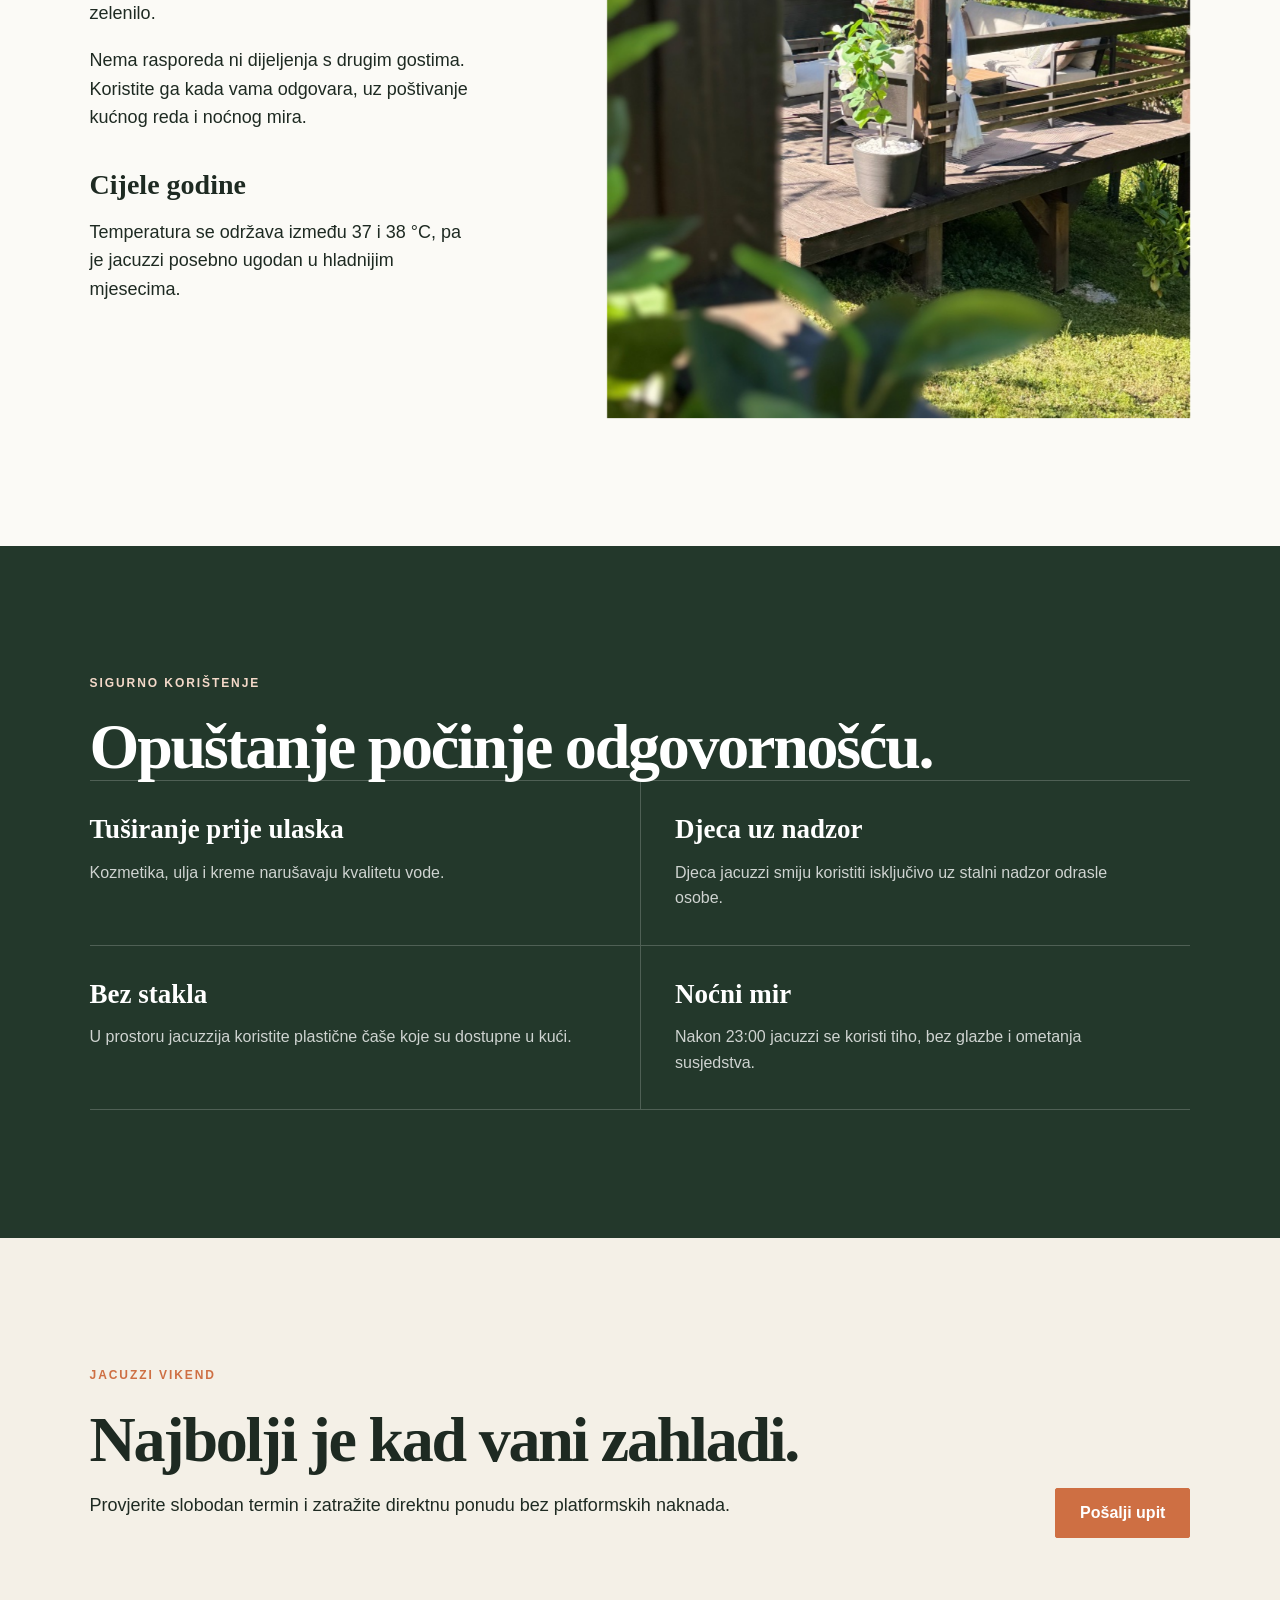
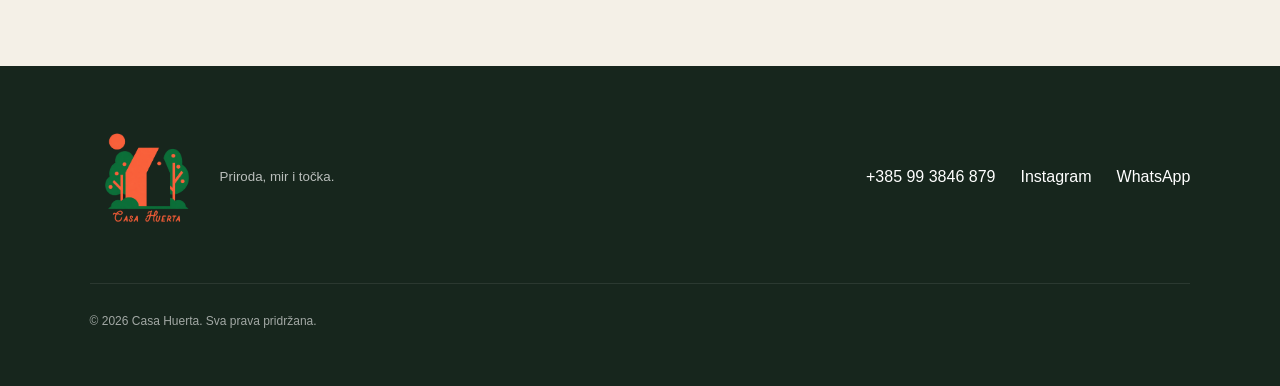
<file: jacuzzi/index.html>
<!doctype html><html lang="hr"><head><meta charset="UTF-8"><meta name="viewport" content="width=device-width,initial-scale=1"><meta name="description" content="Privatni jacuzzi za pet osoba pod pergolom, zagrijan na 37–38 °C tijekom cijele godine, samo za goste Casa Huerte."><title>Privatni jacuzzi | Casa Huerta</title><link rel="stylesheet" href="../styles.css"></head>
<body><site-header></site-header><main class="inner-main">
  <section class="inner-hero"><img src="../assets/images/jacuzzi-lounge-v2.jpg" alt="Privatni jacuzzi pod pergolom u Casa Huerti"><div class="inner-hero-content"><p class="eyebrow light">Jacuzzi & relax</p><h1>Topla voda. Tišina. Nebo iznad vas.</h1><p>Privatni jacuzzi za pet osoba, dostupan isključivo gostima Casa Huerte tijekom cijelog boravka.</p></div></section>
  <section class="section"><div class="stats-strip"><div><strong>5</strong><span>osoba</span></div><div><strong>37–38 °C</strong><span>temperatura vode</span></div><div><strong>365</strong><span>dana u godini</span></div><div><strong>100%</strong><span>privatan prostor</span></div></div></section>
  <section class="section content-split"><div class="content-copy"><p class="eyebrow">Reset mode</p><h2>Razlog zbog kojeg se gosti <em>vraćaju.</em></h2><p>Jacuzzi je smješten pod pergolom, zaklonjen od sunca i lagane kiše. Uz njega se nalazi lounge zona, dovoljno blizu kući, ali potpuno uronjena u zelenilo.</p><p>Nema rasporeda ni dijeljenja s drugim gostima. Koristite ga kada vama odgovara, uz poštivanje kućnog reda i noćnog mira.</p><h3>Cijele godine</h3><p>Temperatura se održava između 37 i 38 °C, pa je jacuzzi posebno ugodan u hladnijim mjesecima.</p></div><div class="content-image"><img src="../assets/images/outdoor-lounge.jpg" alt="Lounge zona uz jacuzzi"></div></section>
  <section class="section dark-section"><p class="eyebrow">Sigurno korištenje</p><h2>Opuštanje počinje odgovornošću.</h2><div class="feature-list"><article><h3>Tuširanje prije ulaska</h3><p>Kozmetika, ulja i kreme narušavaju kvalitetu vode.</p></article><article><h3>Djeca uz nadzor</h3><p>Djeca jacuzzi smiju koristiti isključivo uz stalni nadzor odrasle osobe.</p></article><article><h3>Bez stakla</h3><p>U prostoru jacuzzija koristite plastične čaše koje su dostupne u kući.</p></article><article><h3>Noćni mir</h3><p>Nakon 23:00 jacuzzi se koristi tiho, bez glazbe i ometanja susjedstva.</p></article></div></section>
  <section class="section page-cta"><div><p class="eyebrow">Jacuzzi vikend</p><h2>Najbolji je kad vani zahladi.</h2><p>Provjerite slobodan termin i zatražite direktnu ponudu bez platformskih naknada.</p></div><a class="button" href="../rezervacija/">Pošalji upit</a></section>
</main><site-footer></site-footer><script src="../script.js?v=4"></script></body></html>
</file>
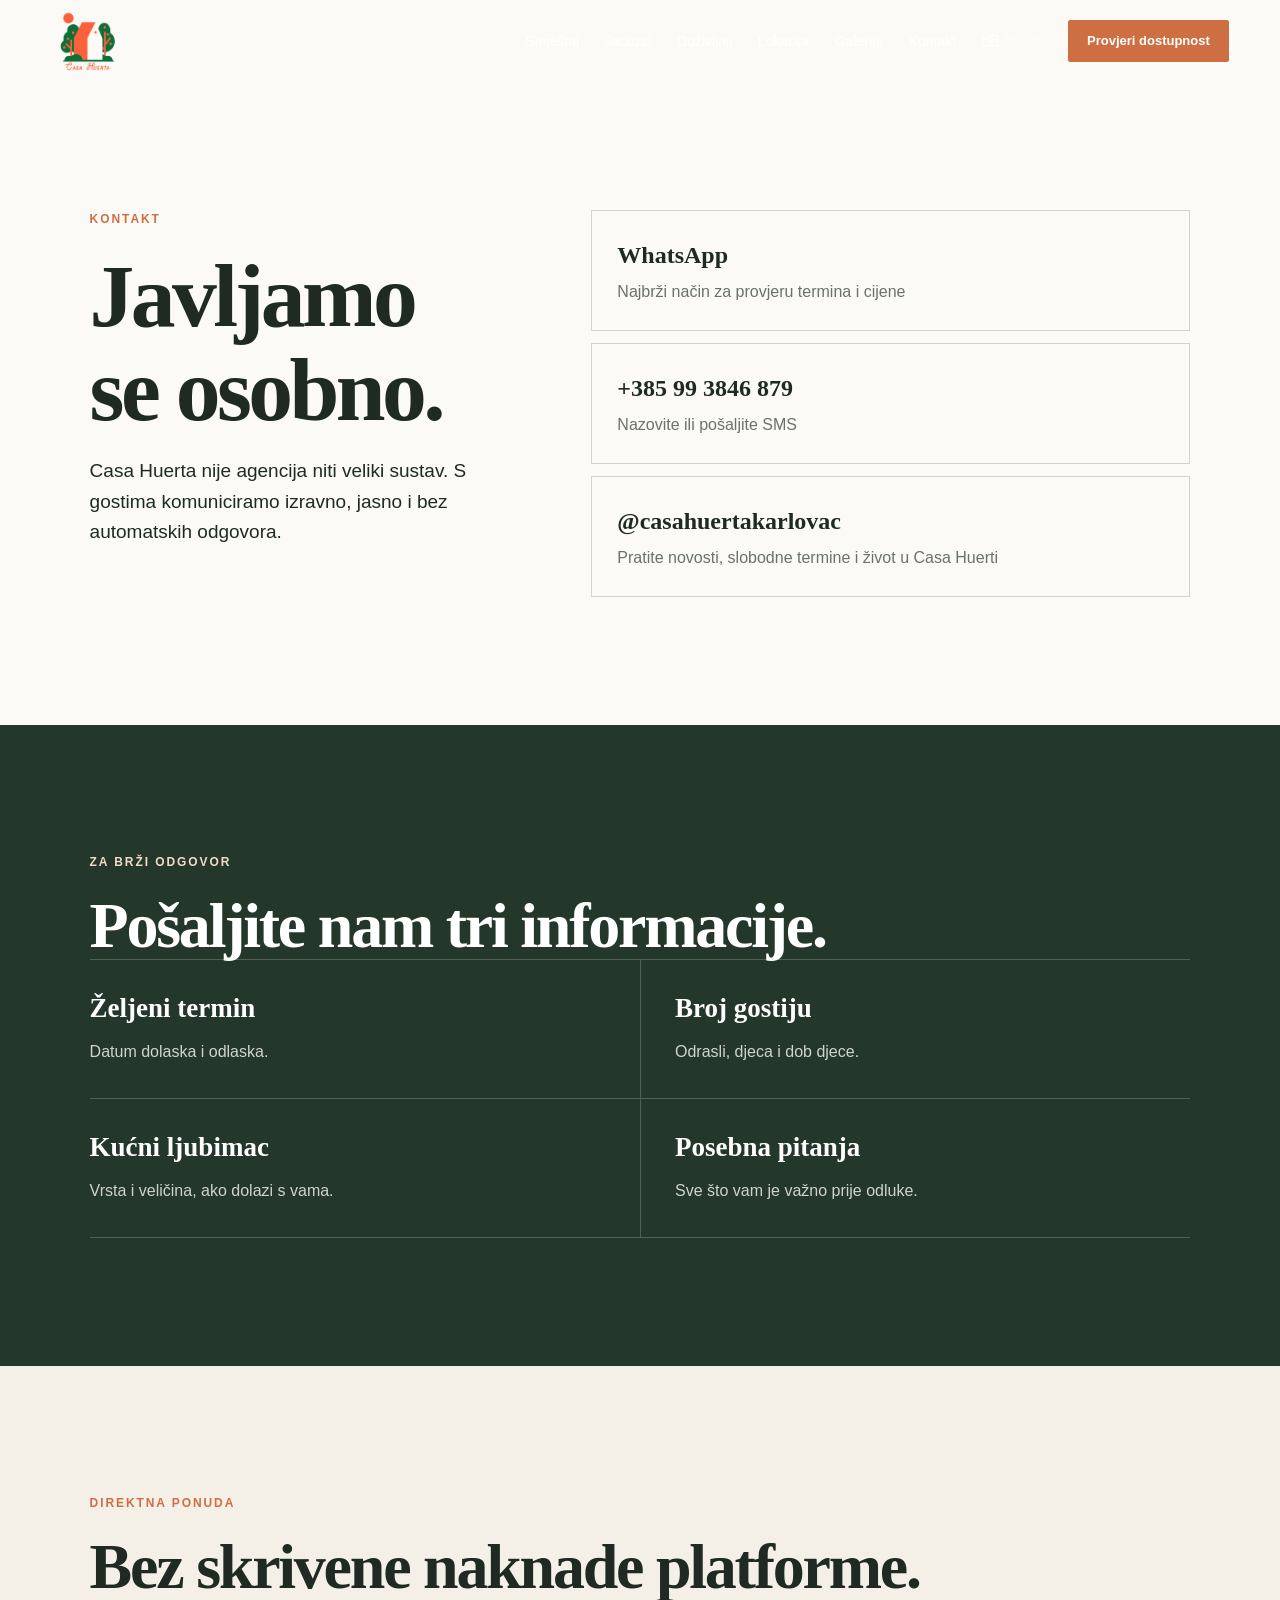
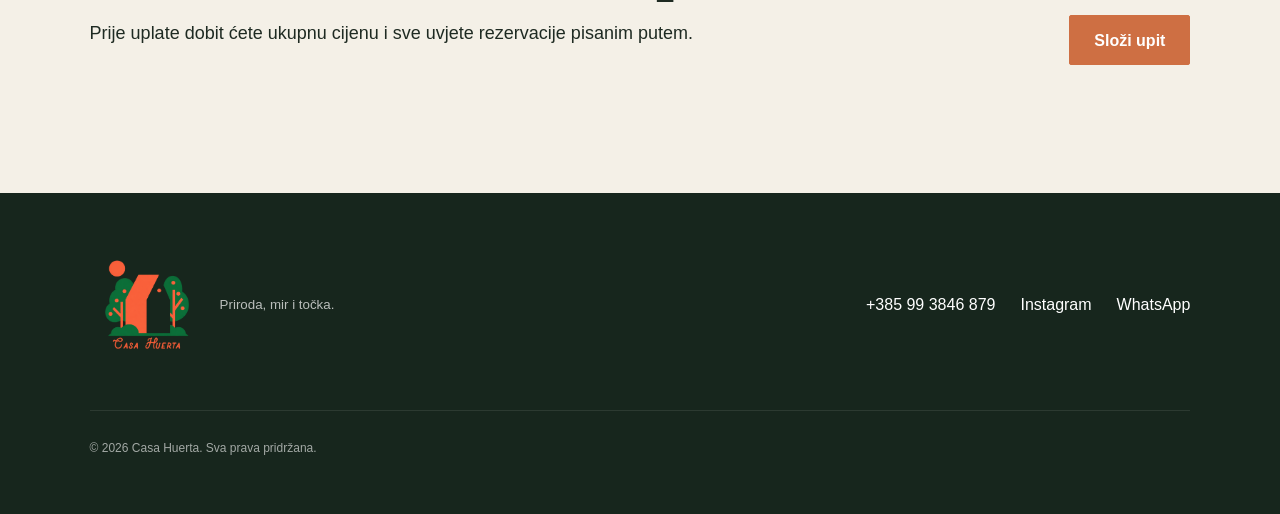
<file: kontakt/index.html>
<!doctype html><html lang="hr"><head><meta charset="UTF-8"><meta name="viewport" content="width=device-width,initial-scale=1"><meta name="description" content="Kontaktirajte vlasnike Casa Huerte za dostupnost, cijenu i direktnu rezervaciju."><title>Kontakt | Casa Huerta</title><link rel="stylesheet" href="../styles.css"></head>
<body><site-header></site-header><main class="inner-main">
  <section class="section"><div class="contact-grid"><div><p class="eyebrow">Kontakt</p><h1 style="color:var(--ink);font-size:clamp(48px,7vw,90px)">Javljamo se osobno.</h1><p style="font-size:19px">Casa Huerta nije agencija niti veliki sustav. S gostima komuniciramo izravno, jasno i bez automatskih odgovora.</p></div><div class="contact-options">
    <a class="contact-option" href="https://wa.me/385993846879" target="_blank" rel="noreferrer"><strong>WhatsApp</strong><span>Najbrži način za provjeru termina i cijene</span></a>
    <a class="contact-option" href="tel:+385993846879"><strong>+385 99 3846 879</strong><span>Nazovite ili pošaljite SMS</span></a>
    <a class="contact-option" href="https://www.instagram.com/casahuertakarlovac" target="_blank" rel="noreferrer"><strong>@casahuertakarlovac</strong><span>Pratite novosti, slobodne termine i život u Casa Huerti</span></a>
  </div></div></section>
  <section class="section dark-section"><p class="eyebrow">Za brži odgovor</p><h2>Pošaljite nam tri informacije.</h2><div class="feature-list"><article><h3>Željeni termin</h3><p>Datum dolaska i odlaska.</p></article><article><h3>Broj gostiju</h3><p>Odrasli, djeca i dob djece.</p></article><article><h3>Kućni ljubimac</h3><p>Vrsta i veličina, ako dolazi s vama.</p></article><article><h3>Posebna pitanja</h3><p>Sve što vam je važno prije odluke.</p></article></div></section>
  <section class="section page-cta"><div><p class="eyebrow">Direktna ponuda</p><h2>Bez skrivene naknade platforme.</h2><p>Prije uplate dobit ćete ukupnu cijenu i sve uvjete rezervacije pisanim putem.</p></div><a class="button" href="../rezervacija/">Složi upit</a></section>
</main><site-footer></site-footer><script src="../script.js?v=4"></script></body></html>
</file>
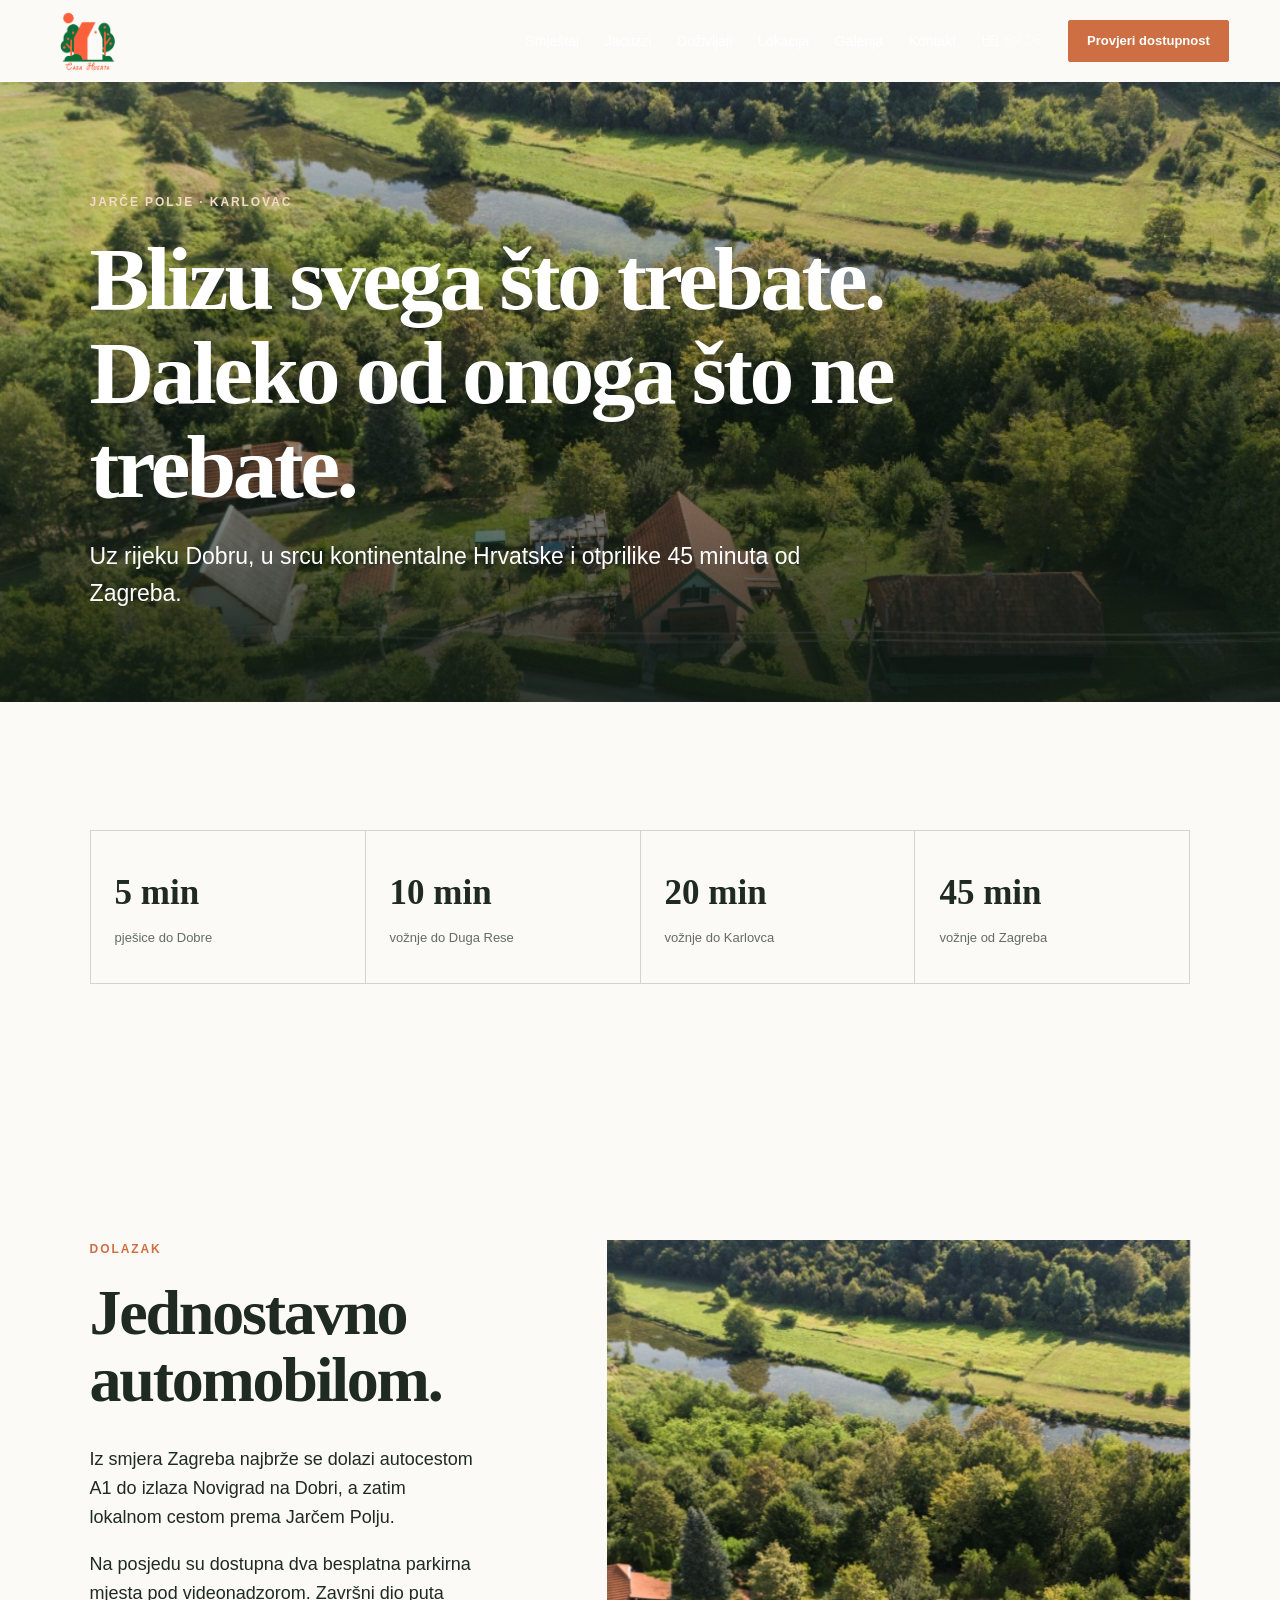
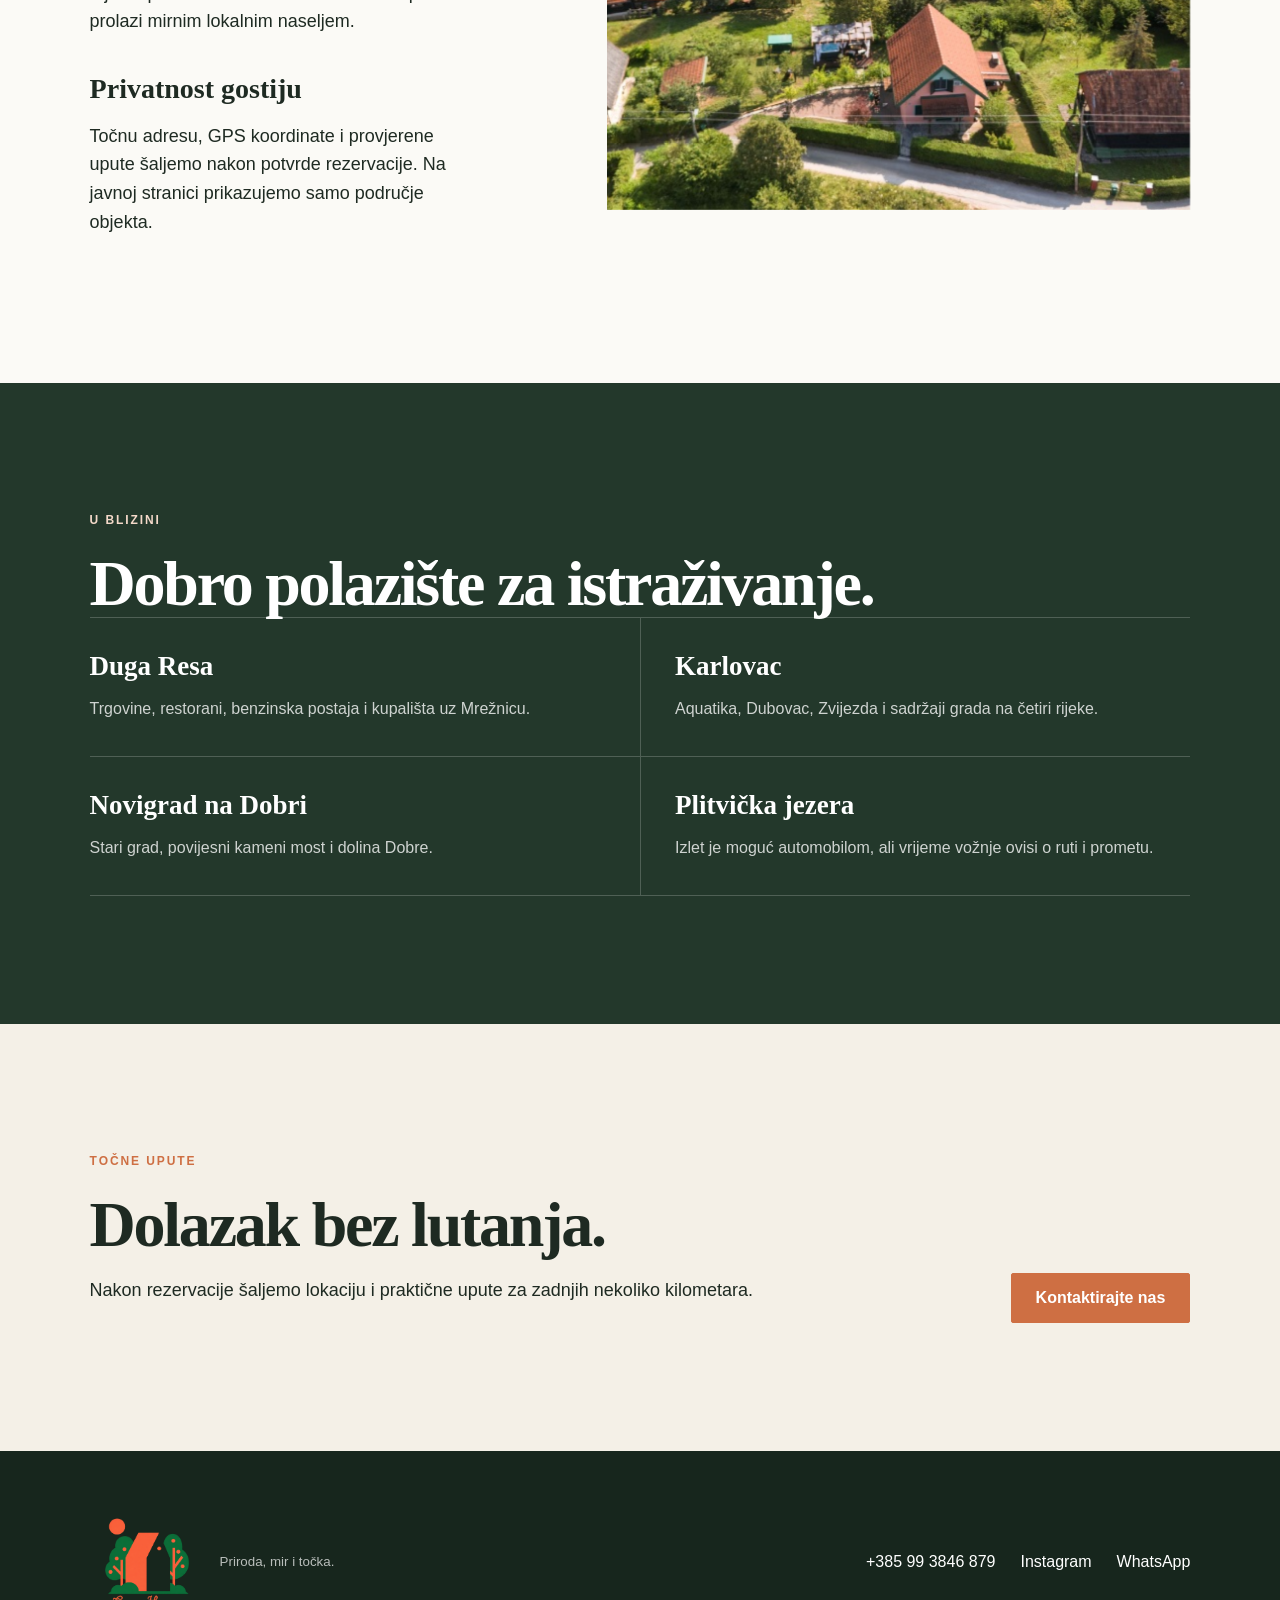
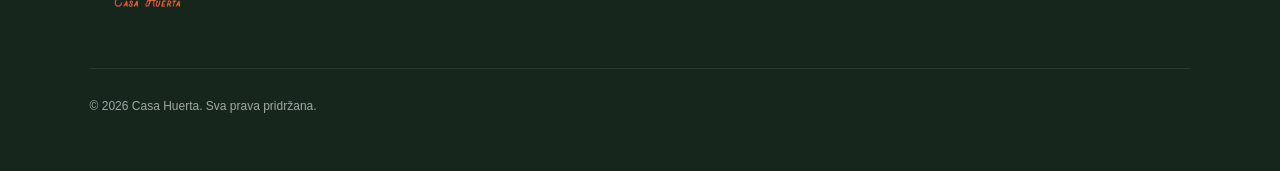
<file: lokacija/index.html>
<!doctype html><html lang="hr"><head><meta charset="UTF-8"><meta name="viewport" content="width=device-width,initial-scale=1"><meta name="description" content="Casa Huerta nalazi se u Jarčem Polju, na području grada Karlovca, uz rijeku Dobru i oko 45 minuta od Zagreba."><title>Lokacija | Casa Huerta, Jarče Polje</title><link rel="stylesheet" href="../styles.css"></head>
<body><site-header></site-header><main class="inner-main">
  <section class="inner-hero"><img src="../assets/images/aerial-house.jpg" alt="Casa Huerta i okolni zeleni krajolik iz zraka"><div class="inner-hero-content"><p class="eyebrow light">Jarče Polje · Karlovac</p><h1>Blizu svega što trebate. Daleko od onoga što ne trebate.</h1><p>Uz rijeku Dobru, u srcu kontinentalne Hrvatske i otprilike 45 minuta od Zagreba.</p></div></section>
  <section class="section"><div class="stats-strip"><div><strong>5 min</strong><span>pješice do Dobre</span></div><div><strong>10 min</strong><span>vožnje do Duga Rese</span></div><div><strong>20 min</strong><span>vožnje do Karlovca</span></div><div><strong>45 min</strong><span>vožnje od Zagreba</span></div></div></section>
  <section class="section content-split"><div class="content-copy"><p class="eyebrow">Dolazak</p><h2>Jednostavno automobilom.</h2><p>Iz smjera Zagreba najbrže se dolazi autocestom A1 do izlaza Novigrad na Dobri, a zatim lokalnom cestom prema Jarčem Polju.</p><p>Na posjedu su dostupna dva besplatna parkirna mjesta pod videonadzorom. Završni dio puta prolazi mirnim lokalnim naseljem.</p><h3>Privatnost gostiju</h3><p>Točnu adresu, GPS koordinate i provjerene upute šaljemo nakon potvrde rezervacije. Na javnoj stranici prikazujemo samo područje objekta.</p></div><div class="content-image"><img src="../assets/images/aerial-house.jpg" alt="Položaj kuće Casa Huerta u Jarčem Polju"></div></section>
  <section class="section dark-section"><p class="eyebrow">U blizini</p><h2>Dobro polazište za istraživanje.</h2><div class="feature-list"><article><h3>Duga Resa</h3><p>Trgovine, restorani, benzinska postaja i kupališta uz Mrežnicu.</p></article><article><h3>Karlovac</h3><p>Aquatika, Dubovac, Zvijezda i sadržaji grada na četiri rijeke.</p></article><article><h3>Novigrad na Dobri</h3><p>Stari grad, povijesni kameni most i dolina Dobre.</p></article><article><h3>Plitvička jezera</h3><p>Izlet je moguć automobilom, ali vrijeme vožnje ovisi o ruti i prometu.</p></article></div></section>
  <section class="section page-cta"><div><p class="eyebrow">Točne upute</p><h2>Dolazak bez lutanja.</h2><p>Nakon rezervacije šaljemo lokaciju i praktične upute za zadnjih nekoliko kilometara.</p></div><a class="button" href="../kontakt/">Kontaktirajte nas</a></section>
</main><site-footer></site-footer><script src="../script.js?v=4"></script></body></html>
</file>
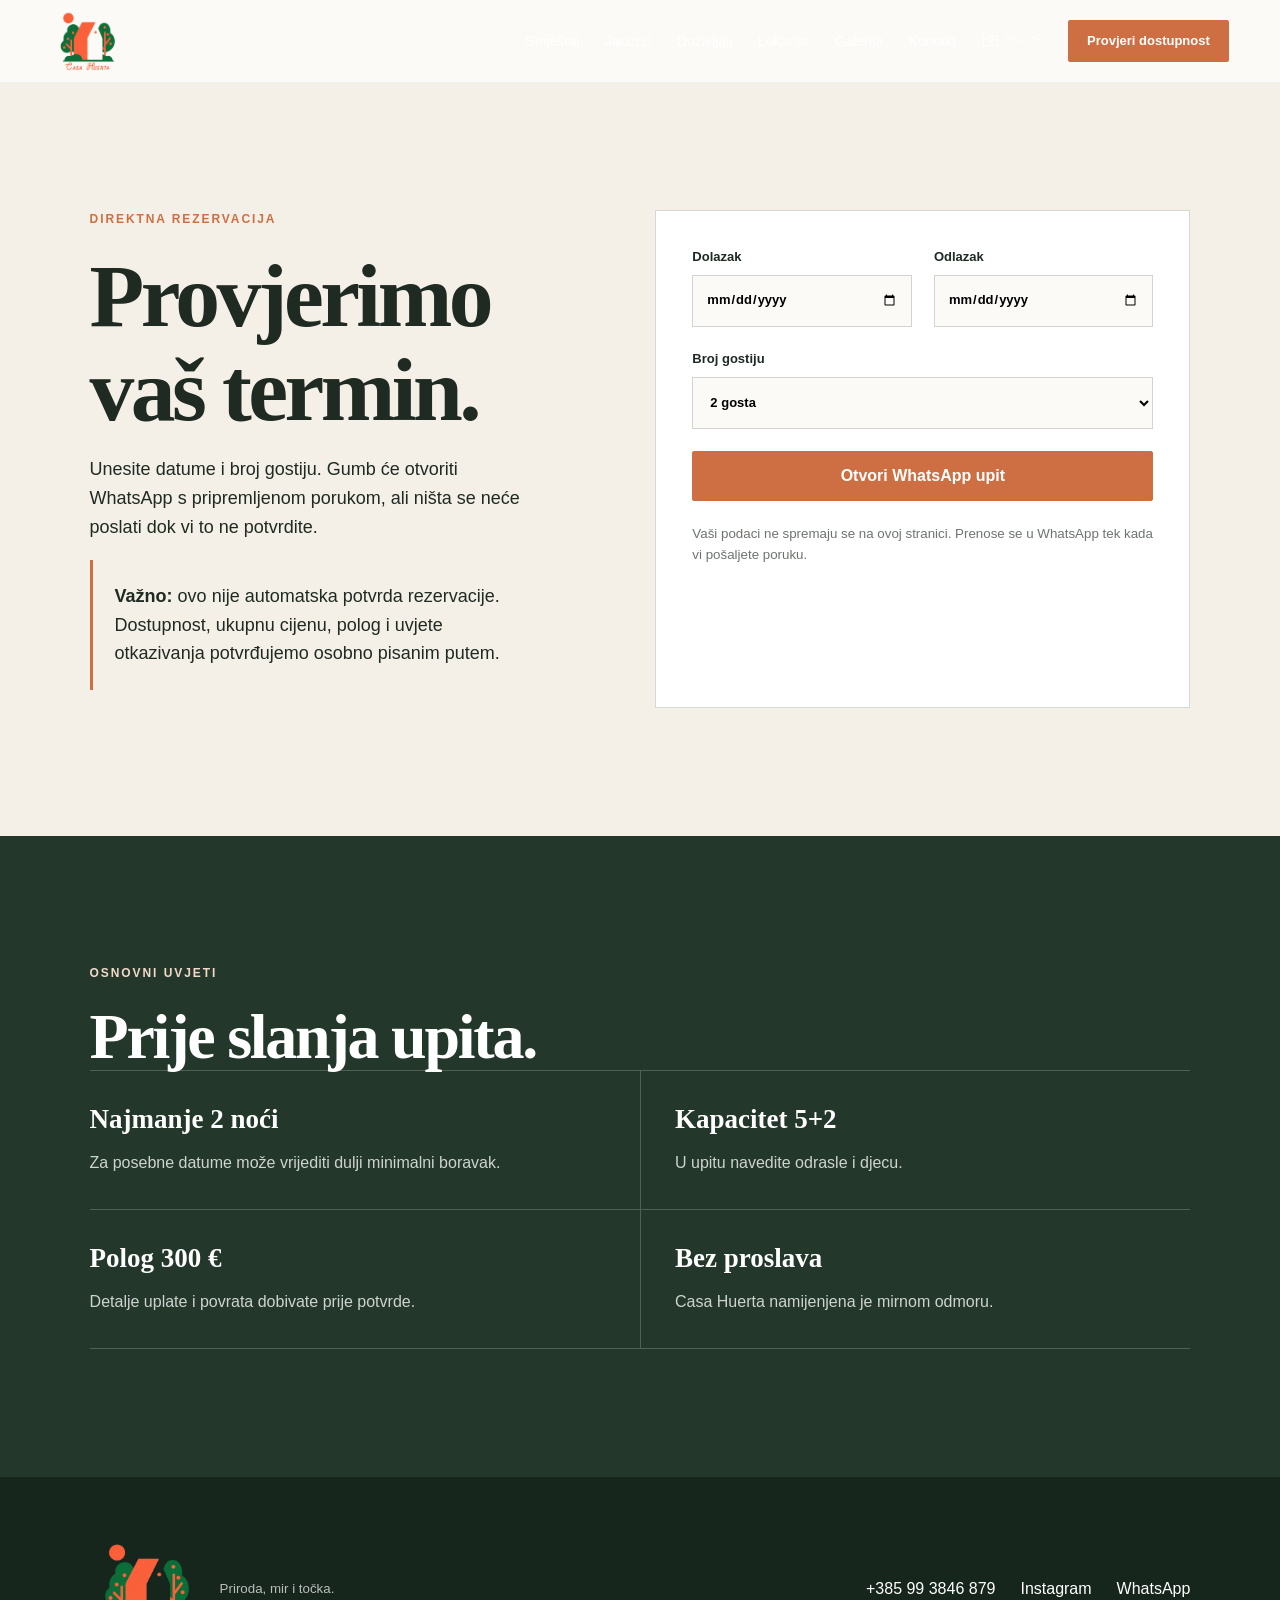
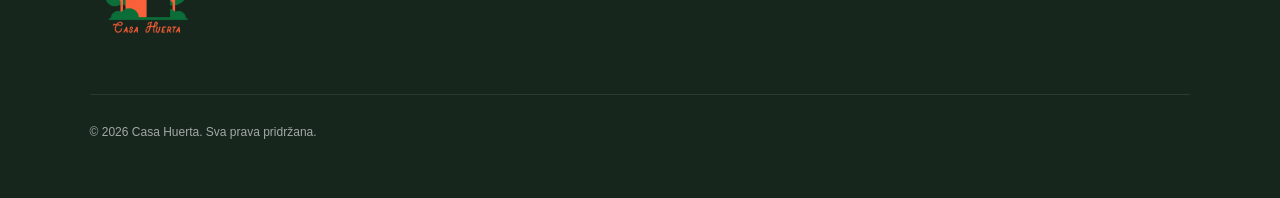
<file: rezervacija/index.html>
<!doctype html><html lang="hr"><head><meta charset="UTF-8"><meta name="viewport" content="width=device-width,initial-scale=1"><meta name="description" content="Pošaljite željeni termin i broj gostiju za direktnu ponudu Casa Huerte."><title>Provjera dostupnosti | Casa Huerta</title><link rel="stylesheet" href="../styles.css"></head>
<body><site-header></site-header><main class="inner-main booking-page">
  <section class="section booking"><div class="booking-copy"><p class="eyebrow">Direktna rezervacija</p><h1 style="color:var(--ink);font-size:clamp(48px,7vw,90px)">Provjerimo vaš termin.</h1><p>Unesite datume i broj gostiju. Gumb će otvoriti WhatsApp s pripremljenom porukom, ali ništa se neće poslati dok vi to ne potvrdite.</p><p class="policy-note"><strong>Važno:</strong> ovo nije automatska potvrda rezervacije. Dostupnost, ukupnu cijenu, polog i uvjete otkazivanja potvrđujemo osobno pisanim putem.</p></div>
    <form class="booking-form" data-booking-form><label>Dolazak<input type="date" name="arrival" required></label><label>Odlazak<input type="date" name="departure" required></label><label>Broj gostiju<select name="guests" required><option value="2">2 gosta</option><option value="3">3 gosta</option><option value="4">4 gosta</option><option value="5">5 gostiju</option><option value="6">6 gostiju</option><option value="7">7 gostiju</option></select></label><button class="button" type="submit">Otvori WhatsApp upit</button><small>Vaši podaci ne spremaju se na ovoj stranici. Prenose se u WhatsApp tek kada vi pošaljete poruku.</small></form>
  </section>
  <section class="section dark-section"><p class="eyebrow">Osnovni uvjeti</p><h2>Prije slanja upita.</h2><div class="feature-list"><article><h3>Najmanje 2 noći</h3><p>Za posebne datume može vrijediti dulji minimalni boravak.</p></article><article><h3>Kapacitet 5+2</h3><p>U upitu navedite odrasle i djecu.</p></article><article><h3>Polog 300 €</h3><p>Detalje uplate i povrata dobivate prije potvrde.</p></article><article><h3>Bez proslava</h3><p>Casa Huerta namijenjena je mirnom odmoru.</p></article></div></section>
</main><site-footer></site-footer><script src="../script.js?v=4"></script></body></html>
</file>
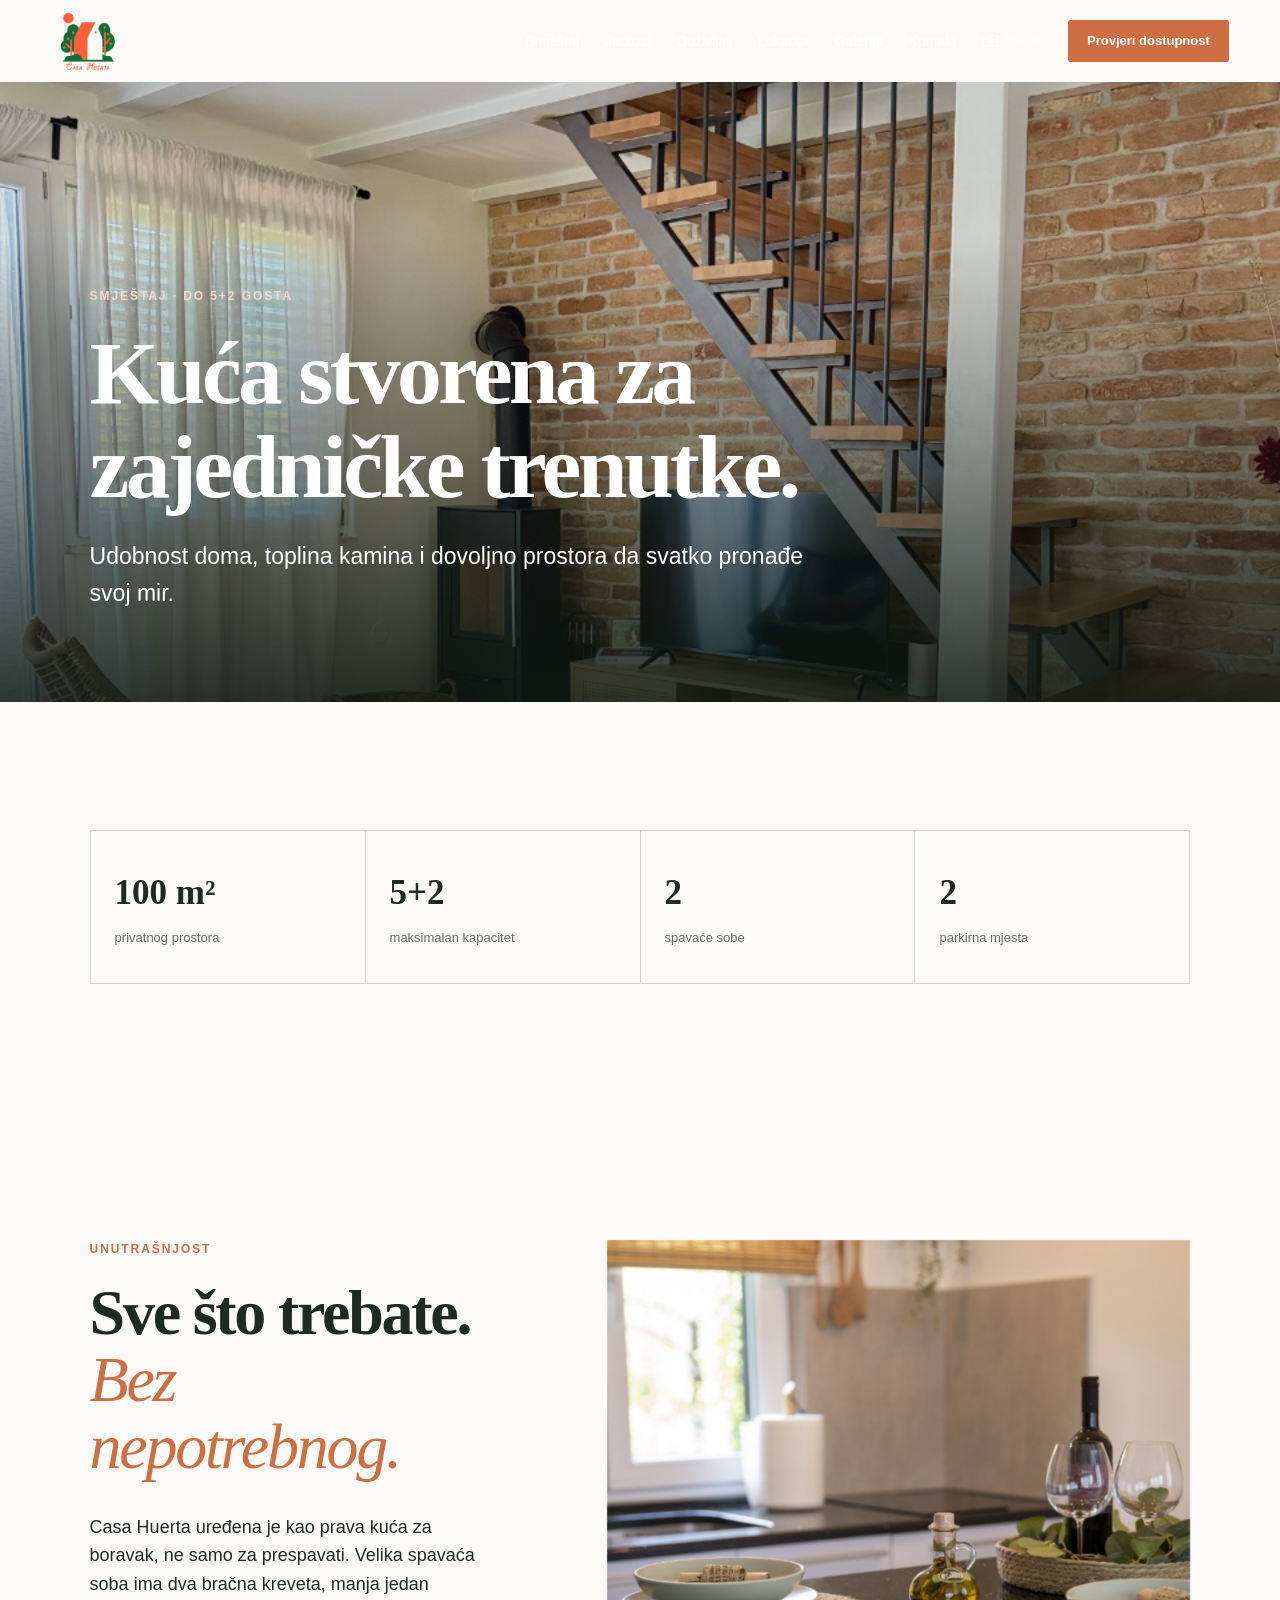
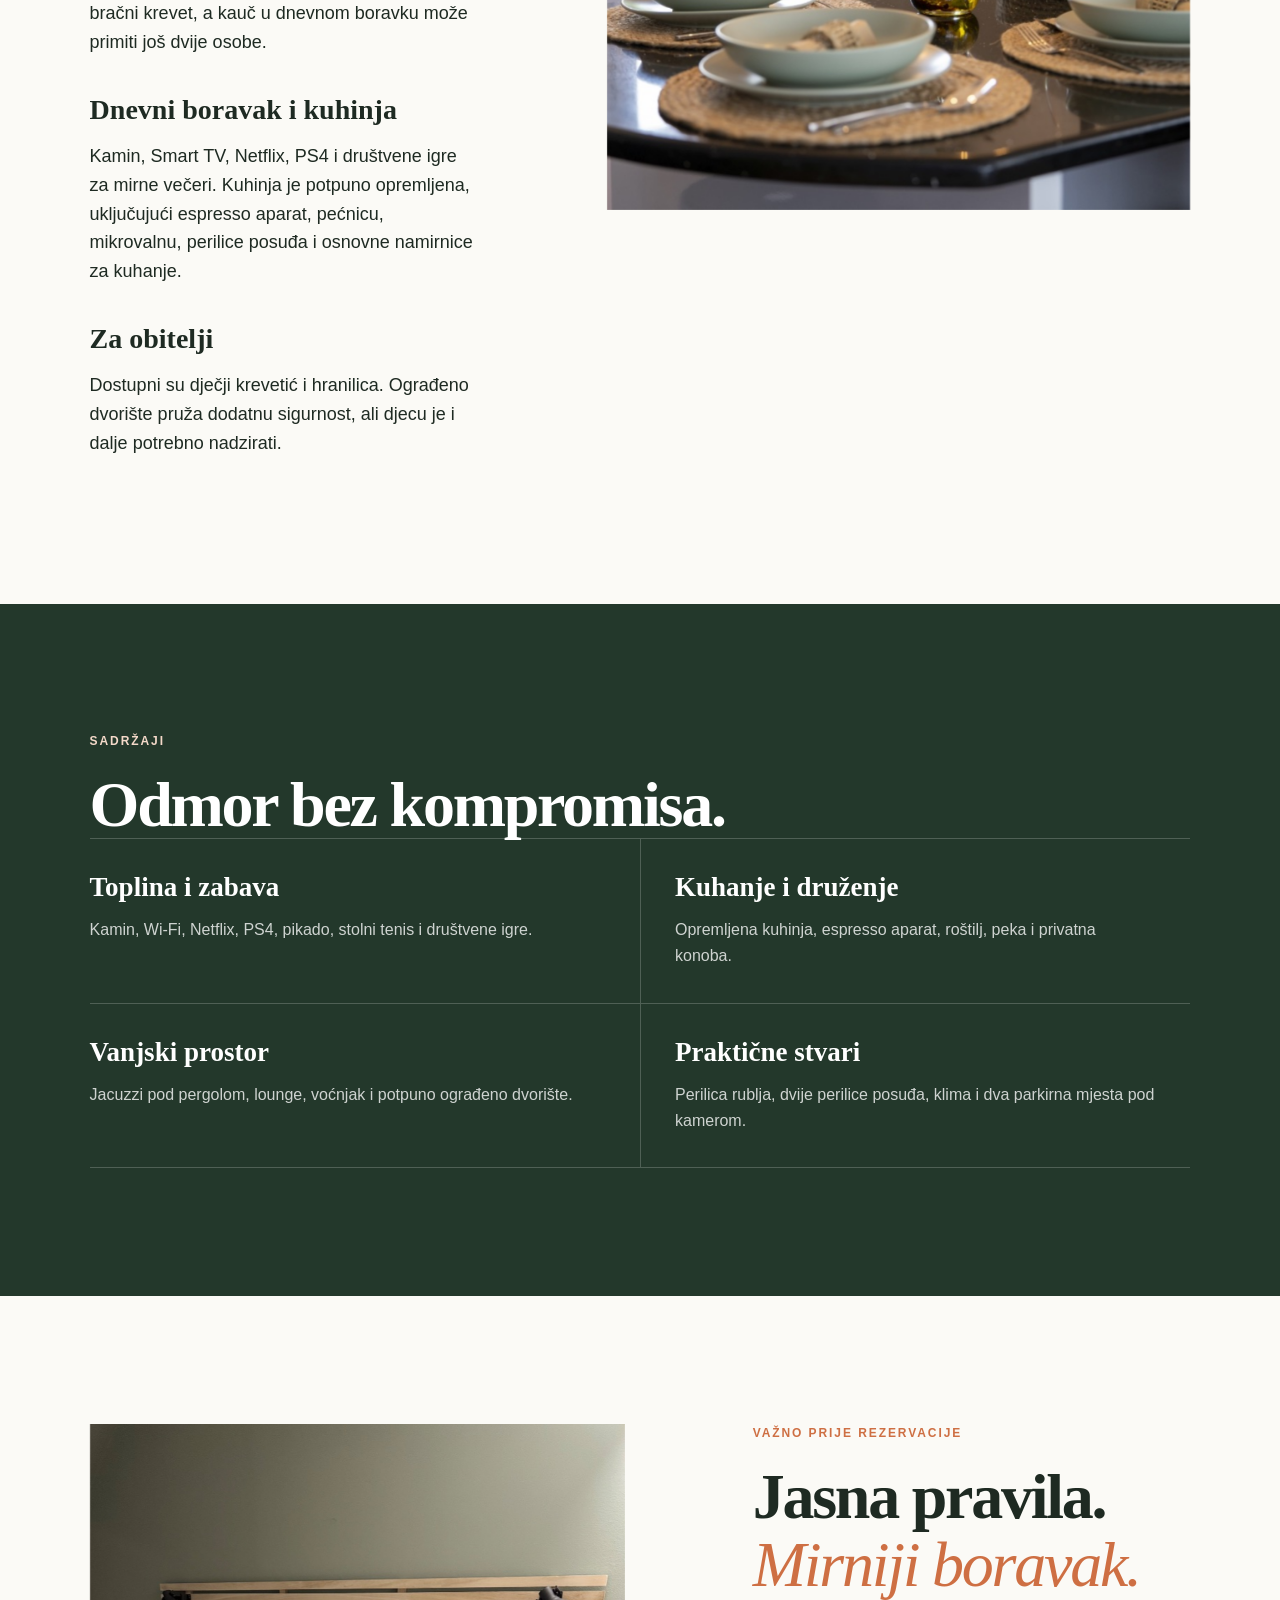
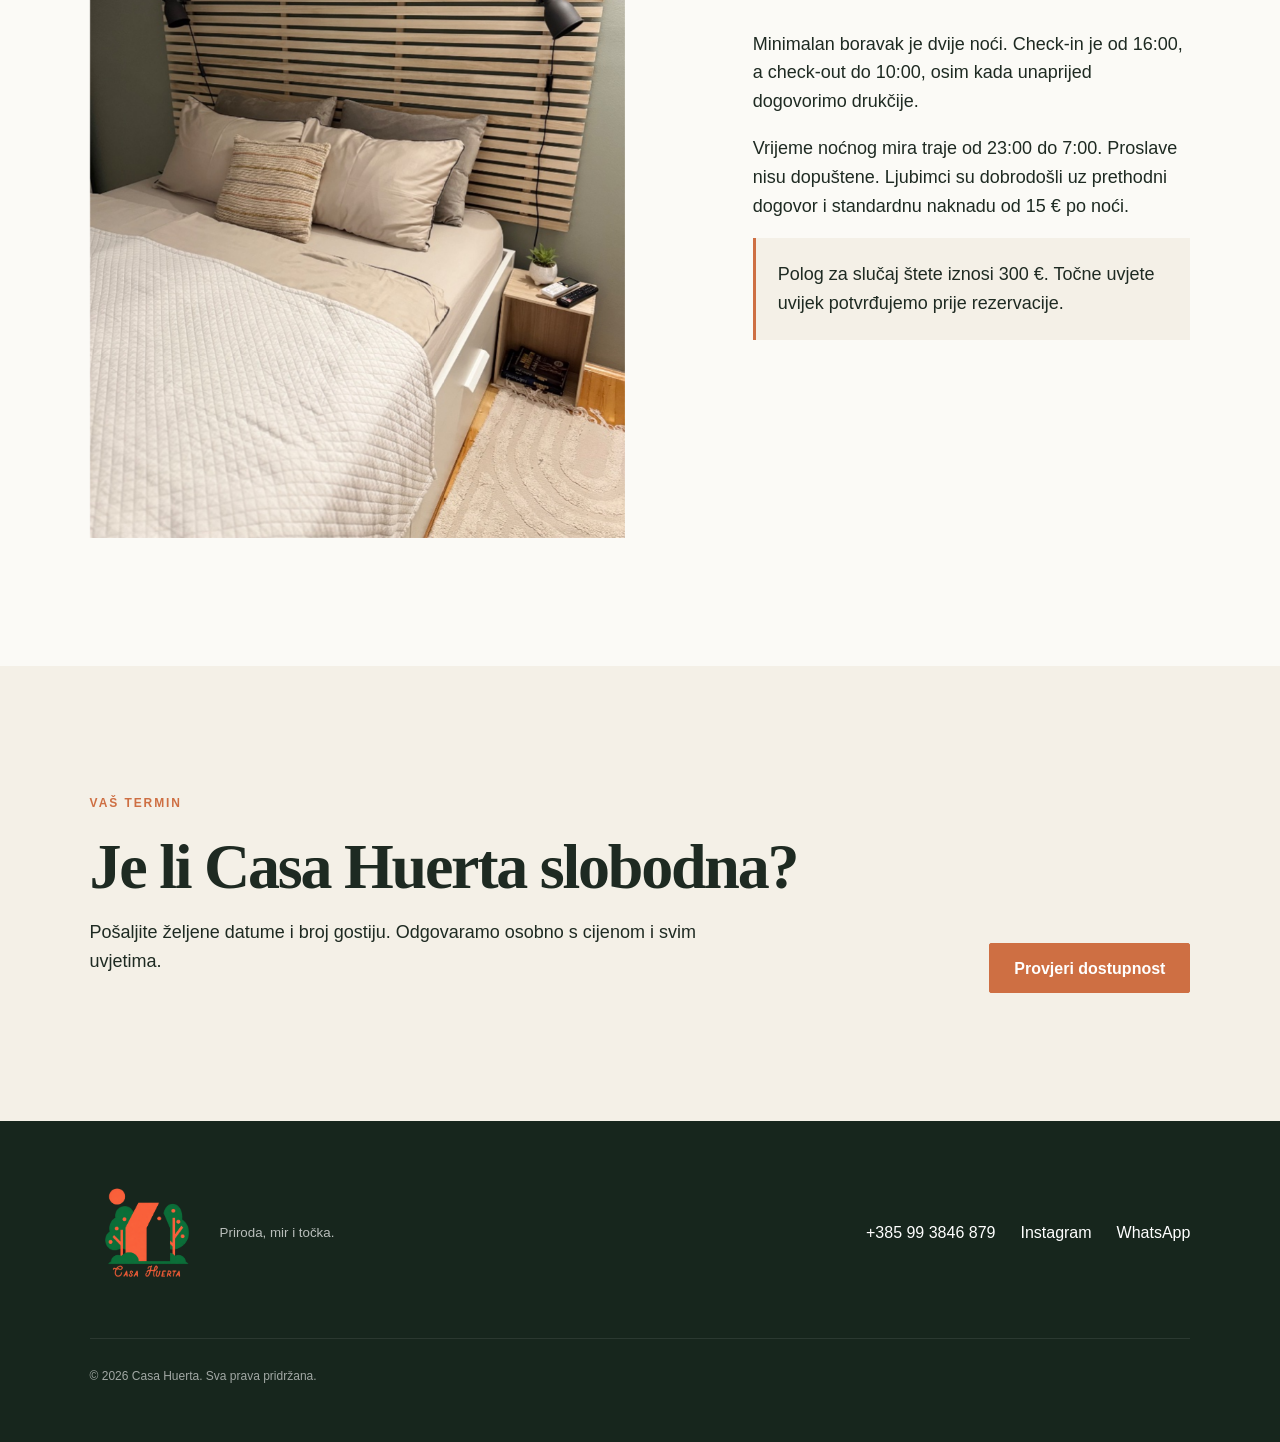
<file: smjestaj/index.html>
<!doctype html><html lang="hr"><head><meta charset="UTF-8"><meta name="viewport" content="width=device-width,initial-scale=1"><meta name="description" content="Casa Huerta prima do 5+2 gosta. Pogledajte sobe, kuhinju, kamin, ograđeno dvorište i sve sadržaje kuće za odmor uz Dobru."><title>Smještaj | Casa Huerta</title><link rel="stylesheet" href="../styles.css"></head>
<body><site-header></site-header><main class="inner-main">
  <section class="inner-hero"><img src="../assets/images/living-room.jpg" alt="Dnevni boravak Casa Huerte s kaminom"><div class="inner-hero-content"><p class="eyebrow light">Smještaj · do 5+2 gosta</p><h1>Kuća stvorena za zajedničke trenutke.</h1><p>Udobnost doma, toplina kamina i dovoljno prostora da svatko pronađe svoj mir.</p></div></section>
  <section class="section"><div class="stats-strip"><div><strong>100 m²</strong><span>privatnog prostora</span></div><div><strong>5+2</strong><span>maksimalan kapacitet</span></div><div><strong>2</strong><span>spavaće sobe</span></div><div><strong>2</strong><span>parkirna mjesta</span></div></div></section>
  <section class="section content-split"><div class="content-copy"><p class="eyebrow">Unutrašnjost</p><h2>Sve što trebate.<br><em>Bez nepotrebnog.</em></h2><p>Casa Huerta uređena je kao prava kuća za boravak, ne samo za prespavati. Velika spavaća soba ima dva bračna kreveta, manja jedan bračni krevet, a kauč u dnevnom boravku može primiti još dvije osobe.</p><h3>Dnevni boravak i kuhinja</h3><p>Kamin, Smart TV, Netflix, PS4 i društvene igre za mirne večeri. Kuhinja je potpuno opremljena, uključujući espresso aparat, pećnicu, mikrovalnu, perilice posuđa i osnovne namirnice za kuhanje.</p><h3>Za obitelji</h3><p>Dostupni su dječji krevetić i hranilica. Ograđeno dvorište pruža dodatnu sigurnost, ali djecu je i dalje potrebno nadzirati.</p></div><div class="content-image"><img src="../assets/images/kitchen-table.jpg" alt="Opremljena kuhinja i blagovaonski stol"></div></section>
  <section class="section dark-section"><p class="eyebrow">Sadržaji</p><h2>Odmor bez kompromisa.</h2><div class="feature-list"><article><h3>Toplina i zabava</h3><p>Kamin, Wi‑Fi, Netflix, PS4, pikado, stolni tenis i društvene igre.</p></article><article><h3>Kuhanje i druženje</h3><p>Opremljena kuhinja, espresso aparat, roštilj, peka i privatna konoba.</p></article><article><h3>Vanjski prostor</h3><p>Jacuzzi pod pergolom, lounge, voćnjak i potpuno ograđeno dvorište.</p></article><article><h3>Praktične stvari</h3><p>Perilica rublja, dvije perilice posuđa, klima i dva parkirna mjesta pod kamerom.</p></article></div></section>
  <section class="section content-split reverse"><div class="content-image"><img src="../assets/images/bedroom-main.jpg" alt="Glavna spavaća soba Casa Huerte"></div><div class="content-copy"><p class="eyebrow">Važno prije rezervacije</p><h2>Jasna pravila.<br><em>Mirniji boravak.</em></h2><p>Minimalan boravak je dvije noći. Check‑in je od 16:00, a check‑out do 10:00, osim kada unaprijed dogovorimo drukčije.</p><p>Vrijeme noćnog mira traje od 23:00 do 7:00. Proslave nisu dopuštene. Ljubimci su dobrodošli uz prethodni dogovor i standardnu naknadu od 15 € po noći.</p><p class="policy-note">Polog za slučaj štete iznosi 300 €. Točne uvjete uvijek potvrđujemo prije rezervacije.</p></div></section>
  <section class="section page-cta"><div><p class="eyebrow">Vaš termin</p><h2>Je li Casa Huerta slobodna?</h2><p>Pošaljite željene datume i broj gostiju. Odgovaramo osobno s cijenom i svim uvjetima.</p></div><a class="button" href="../rezervacija/">Provjeri dostupnost</a></section>
</main><site-footer></site-footer><script src="../script.js?v=4"></script></body></html>
</file>
<file: styles.css>
:root {
  --ink: #1e2a22;
  --forest: #23382b;
  --forest-dark: #17261d;
  --cream: #f4f0e7;
  --paper: #fbfaf6;
  --terracotta: #ce6f43;
  --line: rgba(30, 42, 34, 0.18);
  --sans: "DM Sans", sans-serif;
  --serif: "Playfair Display", Georgia, serif;
}

* { box-sizing: border-box; }
html { scroll-behavior: smooth; }
body { margin: 0; color: var(--ink); background: var(--paper); font-family: var(--sans); line-height: 1.6; }
img { display: block; width: 100%; }
a { color: inherit; }
button, input, select { font: inherit; }
.sr-only { position: absolute; width: 1px; height: 1px; padding: 0; margin: -1px; overflow: hidden; clip: rect(0,0,0,0); white-space: nowrap; border: 0; }

.site-header {
  position: fixed; inset: 0 0 auto; z-index: 20; display: flex; align-items: center; justify-content: space-between;
  height: 82px; padding: 0 clamp(20px, 4vw, 64px); color: white; transition: .25s ease;
}
.site-header.scrolled { color: var(--ink); background: rgba(251,250,246,.94); backdrop-filter: blur(14px); box-shadow: 0 1px 0 var(--line); }
.brand { display: flex; align-items: center; text-decoration: none; }
.brand-logo { width: 72px; height: 72px; object-fit: contain; }
.main-nav { display: flex; align-items: center; gap: clamp(16px, 2vw, 30px); }
.main-nav > a:not(.button) { font-size: 14px; text-decoration: none; }
.languages { display: flex; gap: 5px; }
.languages button { padding: 0; color: inherit; background: transparent; border: 0; opacity: .55; cursor: pointer; font-size: 12px; }
.languages button.active { opacity: 1; text-decoration: underline; }
.menu-button { display: none; padding: 7px; background: transparent; border: 0; }
.menu-button span:not(.sr-only) { display: block; width: 25px; height: 2px; margin: 5px; background: currentColor; }

.button { display: inline-flex; align-items: center; justify-content: center; min-height: 50px; padding: 0 24px; border: 1px solid var(--terracotta); border-radius: 2px; color: white; background: var(--terracotta); text-decoration: none; font-weight: 600; cursor: pointer; transition: .2s ease; }
.button:hover { transform: translateY(-2px); filter: brightness(.94); }
.button-small { min-height: 42px; padding-inline: 18px; font-size: 13px; }
.button-outline-light { border-color: rgba(255,255,255,.7); background: transparent; }
.text-link { display: inline-block; margin-top: 18px; font-weight: 600; text-decoration: none; border-bottom: 1px solid currentColor; }
.premium-link { display: inline-flex; align-items: center; gap: 8px; }
.premium-link-icon { position: relative; display: inline-block; width: 22px; height: 22px; border: 1px solid rgba(255,255,255,.7); border-radius: 50%; transition: transform .2s ease, background .2s ease; }
.premium-link-icon::before { content: ""; position: absolute; top: 5px; right: 5px; width: 7px; height: 7px; border-top: 1.5px solid currentColor; border-right: 1.5px solid currentColor; }
.premium-link-icon::after { content: ""; position: absolute; left: 5px; bottom: 7px; width: 10px; height: 1.5px; background: currentColor; transform: rotate(-45deg); transform-origin: left center; }
.premium-link:hover .premium-link-icon { transform: translate(2px,-2px); background: rgba(255,255,255,.1); }
.light-link { color: white; }
.eyebrow { margin: 0 0 20px; color: var(--terracotta); font-size: 12px; font-weight: 600; letter-spacing: .16em; text-transform: uppercase; }
.eyebrow.light { color: #f4d9c9; }
h1, h2, h3, blockquote { font-family: var(--serif); line-height: 1.05; }
h1 { margin: 0; font-size: clamp(56px, 8vw, 118px); font-weight: 600; letter-spacing: -.04em; }
h2 { margin: 0; font-size: clamp(40px, 5vw, 72px); font-weight: 600; letter-spacing: -.035em; }
h2 em { color: var(--terracotta); font-weight: 500; }
h3 { margin: 0 0 15px; font-size: clamp(30px, 3vw, 48px); }
.section { padding: clamp(80px, 10vw, 150px) clamp(22px, 7vw, 110px); }

.hero { position: relative; min-height: 100svh; display: flex; align-items: center; overflow: hidden; color: white; background: url("assets/images/hero-terrace.jpg") center/cover; }
.hero-overlay { position: absolute; inset: 0; background: linear-gradient(90deg, rgba(14,25,18,.78), rgba(14,25,18,.25) 65%, rgba(14,25,18,.15)); }
.hero-content { position: relative; width: min(900px, 90%); padding: 130px clamp(22px, 7vw, 110px) 150px; }
.hero-lead { max-width: 630px; margin: 30px 0 0; font-size: clamp(18px, 2vw, 24px); }
.hero-actions { display: flex; gap: 28px; align-items: center; margin-top: 34px; }
.hero-actions .text-link { margin-top: 0; }
.quick-facts { position: absolute; right: 0; bottom: 0; left: 0; display: grid; grid-template-columns: repeat(4,1fr); padding: 20px clamp(22px, 7vw, 110px); border-top: 1px solid rgba(255,255,255,.3); background: rgba(16,27,20,.42); backdrop-filter: blur(10px); }
.quick-facts span { padding: 0 26px; border-right: 1px solid rgba(255,255,255,.25); font-size: 14px; }
.quick-facts span:first-child { padding-left: 0; }
.quick-facts span:last-child { border: 0; }
.quick-facts strong { margin-right: 5px; font-size: 18px; }

.intro { display: grid; grid-template-columns: 1.1fr .9fr; gap: 10vw; background: var(--cream); }
.intro-copy { align-self: end; max-width: 590px; font-size: 18px; }
.intro-copy p:first-child { font-size: 23px; }

.feature-grid { display: grid; grid-template-columns: 1.4fr .8fr; gap: 22px; padding-top: 22px; padding-bottom: 22px; background: var(--cream); }
.feature-card { position: relative; min-height: 650px; overflow: hidden; color: white; }
.feature-card img { height: 100%; object-fit: cover; transition: transform .8s ease; }
.feature-card:hover img { transform: scale(1.025); }
.feature-card::after { content: ""; position: absolute; inset: 0; background: linear-gradient(0deg, rgba(12,22,16,.82), transparent 65%); }
.feature-card-copy { position: absolute; z-index: 1; right: 0; bottom: 0; left: 0; padding: clamp(28px, 4vw, 58px); }
.feature-card-copy p:not(.eyebrow) { max-width: 540px; }

.amenities { background: var(--paper); }
.section-heading { display: grid; grid-template-columns: .45fr 1.55fr; gap: 30px; margin-bottom: 70px; }
.amenity-list { display: grid; grid-template-columns: repeat(3,1fr); border-top: 1px solid var(--line); border-left: 1px solid var(--line); }
.amenity-list div { min-height: 190px; padding: 30px; border-right: 1px solid var(--line); border-bottom: 1px solid var(--line); }
.amenity-list span { display: block; margin-bottom: 32px; color: var(--terracotta); font-size: 12px; }
.amenity-list strong, .amenity-list small { display: block; }
.amenity-list strong { margin-bottom: 8px; font-family: var(--serif); font-size: 24px; }
.amenity-list small { opacity: .7; }

.experience { display: grid; grid-template-columns: 1.1fr .9fr; gap: 8vw; align-items: center; background: var(--cream); }
.experience-image img { min-height: 630px; object-fit: cover; }
.experience-copy p:not(.eyebrow) { max-width: 570px; font-size: 18px; }
.mini-facts { display: grid; grid-template-columns: repeat(3,1fr); gap: 12px; margin: 36px 0 20px; padding: 24px 0; border-block: 1px solid var(--line); }
.mini-facts span { font-size: 13px; }
.mini-facts strong { display: block; font-family: var(--serif); font-size: 24px; }

.testimonial { text-align: center; }
blockquote { max-width: 1050px; margin: 25px auto; font-size: clamp(34px, 5vw, 66px); }
.quote-author { color: var(--terracotta); font-weight: 600; }

.location { display: flex; justify-content: space-between; align-items: end; gap: 50px; color: white; background: var(--forest); }
.location p:not(.eyebrow) { max-width: 650px; font-size: 18px; }

.booking { display: grid; grid-template-columns: .9fr 1.1fr; gap: 10vw; background: var(--cream); }
.booking-copy p:not(.eyebrow) { max-width: 530px; font-size: 18px; }
.booking-form { display: grid; grid-template-columns: 1fr 1fr; gap: 22px; align-content: start; padding: 36px; background: white; box-shadow: 0 18px 60px rgba(25,35,29,.1); }
.booking-form label { display: grid; gap: 7px; font-size: 13px; font-weight: 600; }
.booking-form label:nth-child(3), .booking-form .button, .booking-form small { grid-column: 1 / -1; }
.booking-form input, .booking-form select { width: 100%; height: 52px; padding: 0 13px; border: 1px solid var(--line); background: var(--paper); }
.booking-form small { color: rgba(30,42,34,.65); }

footer { display: grid; grid-template-columns: 1fr auto; gap: 50px; padding: 55px clamp(22px, 7vw, 110px); color: white; background: var(--forest-dark); }
.footer-brand { display: flex; gap: 18px; align-items: center; }
.footer-logo { width: 112px; height: 112px; object-fit: contain; }
.footer-brand small { display: block; }
.footer-brand small { opacity: .7; }
.footer-links { display: flex; gap: 25px; align-items: center; }
.footer-links a { text-decoration: none; }
footer > p { grid-column: 1 / -1; margin: 0; padding-top: 28px; border-top: 1px solid rgba(255,255,255,.15); opacity: .6; font-size: 12px; }

@media (max-width: 980px) {
  .menu-button { display: block; color: inherit; }
  .main-nav { position: fixed; inset: 82px 0 auto; display: none; align-items: stretch; padding: 26px; color: var(--ink); background: var(--paper); box-shadow: 0 15px 40px rgba(20,30,23,.15); }
  .main-nav.open { display: grid; }
  .site-header:not(.scrolled):has(.main-nav.open) { color: var(--ink); background: var(--paper); }
  .languages { margin-top: 10px; }
  .feature-grid, .experience, .booking { grid-template-columns: 1fr; }
  .feature-card { min-height: 570px; }
  .experience-copy { padding-top: 10px; }
  .amenity-list { grid-template-columns: repeat(2,1fr); }
}

@media (max-width: 680px) {
  .site-header { height: 72px; padding-inline: 18px; }
  .main-nav { inset-block-start: 72px; }
  .brand-logo { width: 62px; height: 62px; }
  .hero { min-height: 820px; align-items: start; }
  .hero-content { width: 100%; padding: 150px 22px 230px; }
  h1 { font-size: clamp(58px, 19vw, 82px); }
  .hero-actions { align-items: flex-start; flex-direction: column; gap: 18px; }
  .quick-facts { grid-template-columns: 1fr 1fr; padding: 18px 22px; gap: 13px 0; }
  .quick-facts span { padding: 0 10px 0 0; border: 0; }
  .intro { grid-template-columns: 1fr; gap: 42px; }
  .feature-grid { padding-inline: 0; gap: 6px; }
  .feature-card { min-height: 520px; }
  .amenity-list { grid-template-columns: 1fr; }
  .section-heading { grid-template-columns: 1fr; }
  .experience-image { margin-inline: -22px; }
  .experience-image img { min-height: 450px; }
  .location { align-items: flex-start; flex-direction: column; }
  .booking-form { grid-template-columns: 1fr; padding: 25px 20px; }
  .booking-form label { grid-column: 1 / -1; }
  footer { grid-template-columns: 1fr; }
  .footer-links { align-items: flex-start; flex-direction: column; gap: 10px; }
}

@media (prefers-reduced-motion: reduce) {
  html { scroll-behavior: auto; }
  *, *::before, *::after { transition-duration: .01ms !important; }
}

/* Unutarnje stranice */
site-header, site-footer { display: block; }
.inner-header { position: fixed; }
.inner-main { padding-top: 82px; }
.inner-hero { position: relative; min-height: 620px; display: flex; align-items: end; overflow: hidden; color: white; background: var(--forest-dark); }
.inner-hero > img { position: absolute; inset: 0; width: 100%; height: 100%; object-fit: cover; }
.inner-hero::after { content: ""; position: absolute; inset: 0; background: linear-gradient(0deg, rgba(14,25,18,.86), rgba(14,25,18,.12) 75%); }
.inner-hero-content { position: relative; z-index: 1; width: min(1100px, 100%); padding: 90px clamp(22px, 7vw, 110px); }
.inner-hero h1 { max-width: 950px; font-size: clamp(48px, 7vw, 96px); }
.inner-hero p:not(.eyebrow) { max-width: 720px; margin: 24px 0 0; font-size: clamp(17px, 2vw, 23px); }
.content-split { display: grid; grid-template-columns: .8fr 1.2fr; gap: 10vw; align-items: start; }
.content-split.reverse { grid-template-columns: 1.1fr .9fr; }
.content-copy { max-width: 700px; font-size: 18px; }
.content-copy h2 { margin-bottom: 32px; }
.content-copy h3 { margin-top: 38px; font-size: 28px; }
.content-image { position: sticky; top: 115px; }
.content-image img { min-height: 570px; object-fit: cover; }
.stats-strip { display: grid; grid-template-columns: repeat(4, 1fr); border-top: 1px solid var(--line); border-left: 1px solid var(--line); }
.stats-strip div { padding: 34px 24px; border-right: 1px solid var(--line); border-bottom: 1px solid var(--line); }
.stats-strip strong, .stats-strip span { display: block; }
.stats-strip strong { font-family: var(--serif); font-size: 35px; }
.stats-strip span { margin-top: 7px; opacity: .68; font-size: 13px; }
.dark-section { color: white; background: var(--forest); }
.dark-section .eyebrow { color: #f4d9c9; }
.feature-list { display: grid; grid-template-columns: repeat(2,1fr); gap: 0; border-top: 1px solid rgba(255,255,255,.2); }
.feature-list article { padding: 34px 34px 34px 0; border-bottom: 1px solid rgba(255,255,255,.2); }
.feature-list article:nth-child(even) { padding-left: 34px; border-left: 1px solid rgba(255,255,255,.2); }
.feature-list h3 { font-size: 27px; }
.feature-list p { margin-bottom: 0; opacity: .78; }
.page-cta { display: flex; justify-content: space-between; align-items: end; gap: 50px; background: var(--cream); }
.page-cta p:not(.eyebrow) { max-width: 680px; font-size: 18px; }
.gallery-grid { display: grid; grid-template-columns: repeat(3,1fr); gap: 10px; padding: 10px; background: var(--paper); }
.gallery-grid figure { margin: 0; min-height: 340px; overflow: hidden; }
.gallery-grid figure:nth-child(1), .gallery-grid figure:nth-child(7) { grid-column: span 2; }
.gallery-grid img { height: 100%; object-fit: cover; transition: transform .6s ease; }
.gallery-grid figure:hover img { transform: scale(1.025); }
.faq-list { max-width: 980px; margin-inline: auto; border-top: 1px solid var(--line); }
.faq-list details { border-bottom: 1px solid var(--line); }
.faq-list summary { padding: 28px 0; cursor: pointer; list-style: none; font-family: var(--serif); font-size: clamp(22px,3vw,31px); }
.faq-list summary::after { content: "+"; float: right; color: var(--terracotta); }
.faq-list details[open] summary::after { content: "–"; }
.faq-list details div { max-width: 760px; padding: 0 0 30px; font-size: 17px; }
.contact-grid { display: grid; grid-template-columns: .8fr 1.2fr; gap: 8vw; }
.contact-options { display: grid; gap: 12px; }
.contact-option { padding: 25px; border: 1px solid var(--line); text-decoration: none; }
.contact-option strong, .contact-option span { display: block; }
.contact-option strong { font-family: var(--serif); font-size: 24px; }
.contact-option span { margin-top: 5px; opacity: .65; }
.booking-page .booking-form { box-shadow: none; border: 1px solid var(--line); }
.policy-note { padding: 22px; border-left: 3px solid var(--terracotta); background: var(--cream); }

@media (max-width: 980px) {
  .inner-main { padding-top: 72px; }
  .inner-hero { min-height: 560px; }
  .content-split, .content-split.reverse, .contact-grid { grid-template-columns: 1fr; }
  .content-image { position: static; }
  .content-image img { min-height: 450px; }
  .stats-strip { grid-template-columns: repeat(2,1fr); }
  .page-cta { align-items: flex-start; flex-direction: column; }
}
@media (max-width: 680px) {
  .inner-hero { min-height: 520px; }
  .inner-hero-content { padding: 70px 22px 55px; }
  .feature-list { grid-template-columns: 1fr; }
  .feature-list article:nth-child(even) { padding-left: 0; border-left: 0; }
  .gallery-grid { grid-template-columns: 1fr 1fr; }
  .gallery-grid figure { min-height: 230px; }
  .gallery-grid figure:nth-child(1), .gallery-grid figure:nth-child(7) { grid-column: span 2; min-height: 360px; }
}
</file>
